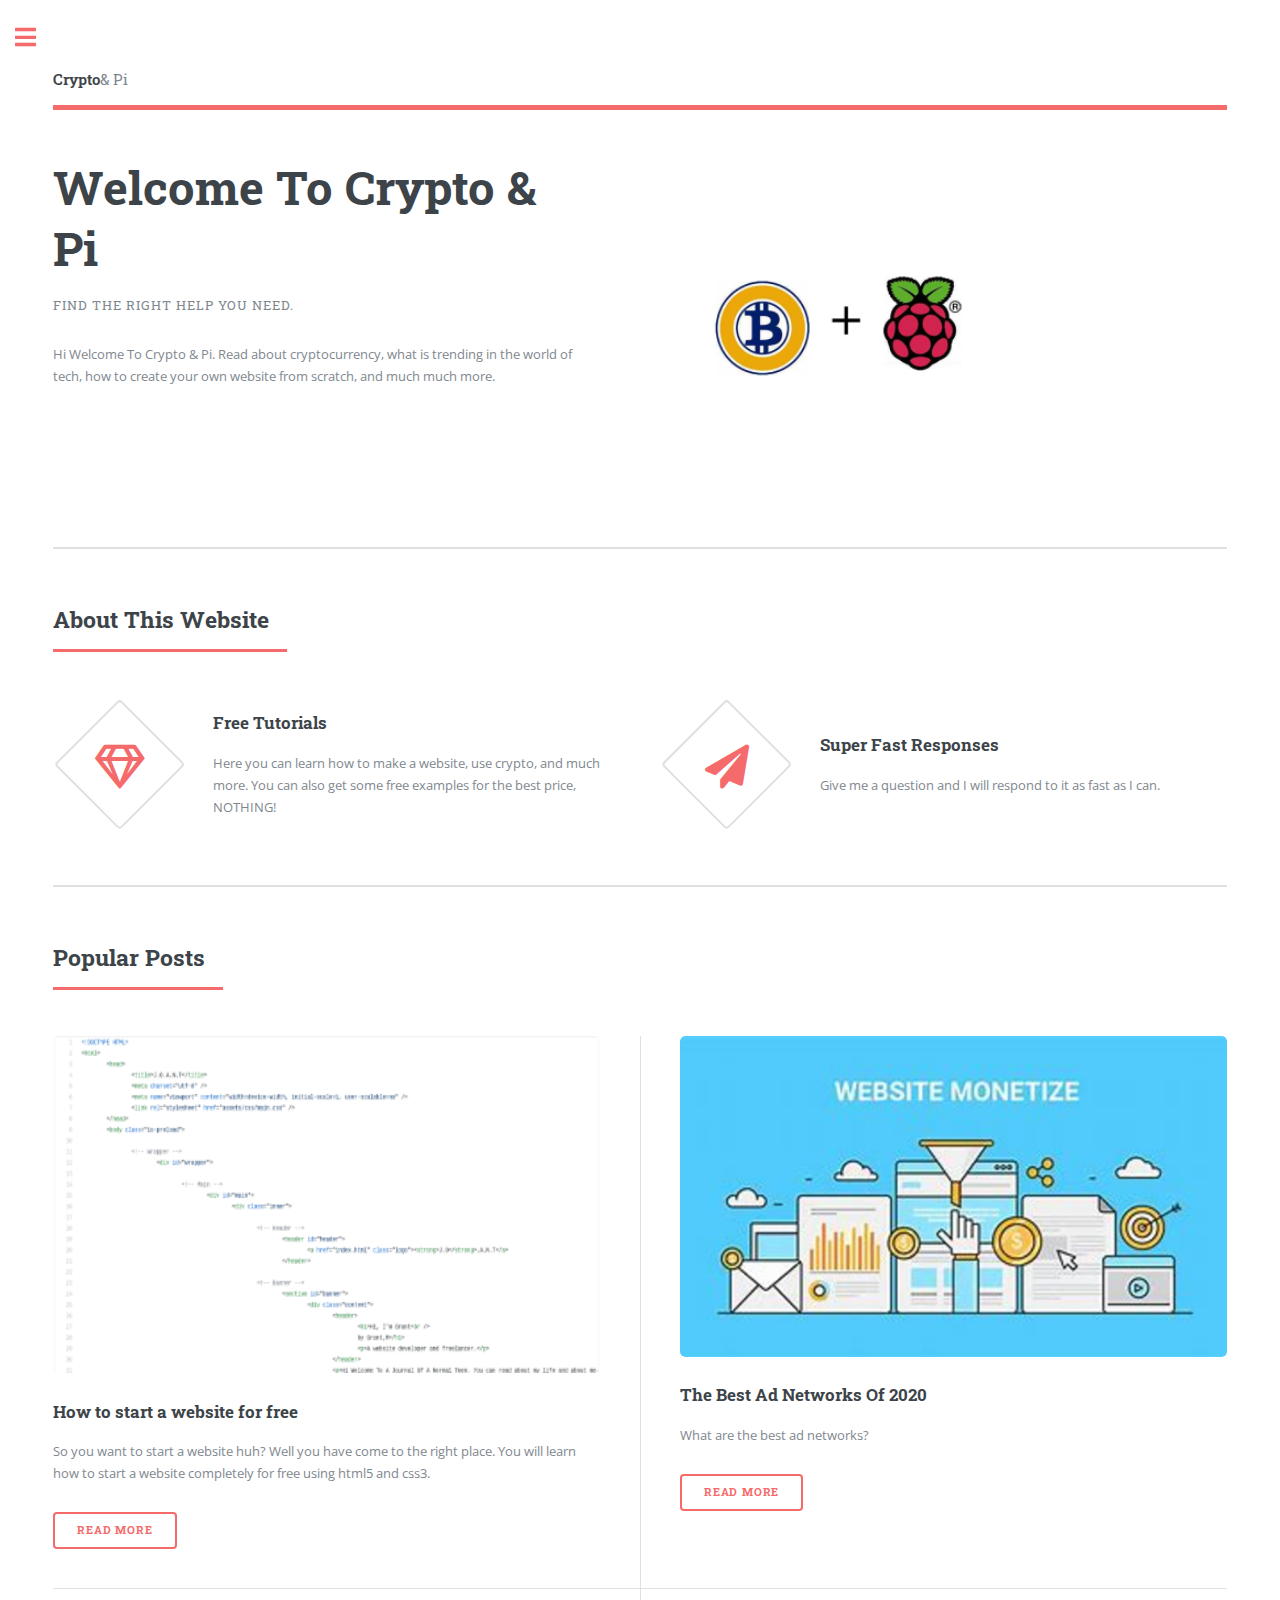
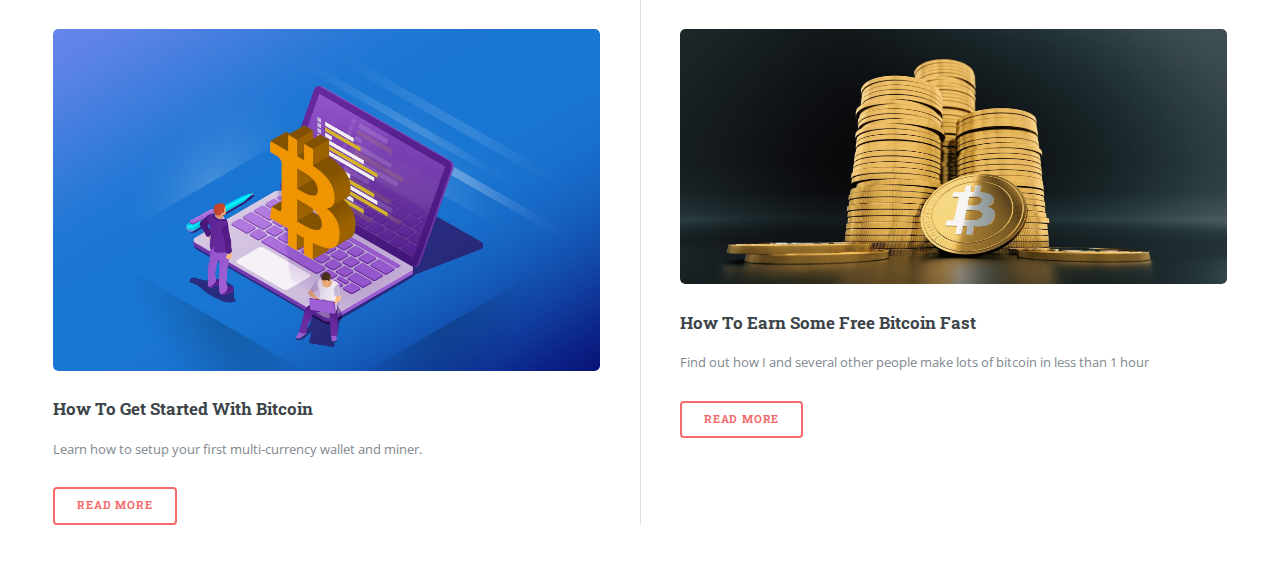
<file: index.html>
<!DOCTYPE HTML>
<html lang="en-gb">

	<head>
		
		<title>Help with the Raspberry Pi And Crypto-Currency - Crypto & Pi</title>
		<meta charset="utf-8" />
		<meta name="viewport" content="width=device-width, initial-scale=1, user-scalable=no" />
		<link rel="stylesheet" href="assets/css/main.css" />
		<meta name="description" content="Read about how to get free bitcoin, how to start a website, how to mine bitcoin on a computer, the best ad networks, the best way to earn bitcoin." />
		<meta name="keywords" content="how to get free bitcoin, 1 free bitcoin, earn bitcoin instantly, free bitcoin sites, free bitcoin hack, free bitcoin mining" />
		<meta name="subject" content="Bitcoin, raspberry pi, html5">
		<meta name="copyright" content="Crypto & Pi">
		<meta name="rating" content="General">
		<meta name="robots" content="index,follow" />
		<meta name="google-site-verification" content="-ZTPxXPpIxlQvLgDtOja02aIQpDtXjSErzb-7roRLFE" />
		<meta name="a.validate.01" content="7e80afedbadbaee2e77f38e1b7456e315a43" />
		<meta name="msvalidate.01" content="3A2F23AC6BB47ABF12A6844787945FE6" />
		<meta name="maValidation" content="817e6c8574eca46cad34328a0e7d124a" />
		<link rel="shortcut icon" href="images/icon1.png" type="image/x-icon">
		<script async src="https://arc.io/widget.min.js#tjHBCUzP"></script>
		<!-- Global site tag (gtag.js) - Google Analytics -->
<script async src="https://www.googletagmanager.com/gtag/js?id=G-B3YC33LDYJ"></script>
<script>
  window.dataLayer = window.dataLayer || [];
  function gtag(){dataLayer.push(arguments);}
  gtag('js', new Date());

  gtag('config', 'G-B3YC33LDYJ');
</script>
<script type="text/javascript">
    (function(c,l,a,r,i,t,y){
        c[a]=c[a]||function(){(c[a].q=c[a].q||[]).push(arguments)};
        t=l.createElement(r);t.async=1;t.src="https://www.clarity.ms/tag/"+i;
        y=l.getElementsByTagName(r)[0];y.parentNode.insertBefore(t,y);
    })(window, document, "clarity", "script", "5kaguy2bxe");
</script>
	</head>
	<body class="is-preload">

		<!-- Wrapper -->
			<div id="wrapper">

				<!-- Main -->
					<div id="main">
						<div class="inner">

							<!-- Header -->
								<header id="header">
									<a href="index" class="logo"><strong>Crypto</strong>& Pi</a>
								</header>

							<!-- Banner -->
								<section id="banner">
									<div class="content">
										<header>
											<h1>Welcome To Crypto & Pi<br/></h1>
											<p>Find the right help you need.</p>
										</header>
										<p>Hi Welcome To Crypto & Pi. Read about cryptocurrency, what is trending in the world of tech, how to create your own website from scratch, and much much more.</p>
									</div>
									<span class="image object">
										<img src="images/welcome.png" alt="Crypto and pi welcome screen" />
									</span>
								</section>
														<script type="text/javascript">
	atOptions = {
		'key' : '461a753e710871d1ea12eee2efedb9b3',
		'format' : 'iframe',
		'height' : 90,
		'width' : 728,
		'params' : {}
	};
	document.write('<scr' + 'ipt type="text/javascript" src="http' + (location.protocol === 'https:' ? 's' : '') + '://acheworry.com/461a753e710871d1ea12eee2efedb9b3/invoke.js"></scr' + 'ipt>');
</script>
							<!-- Section -->
								<section>
									<header class="major">
										<h2>About This Website</h2>
									</header>
									<div class="features">
										<article>
											<span class="icon fa-gem"></span>
											<div class="content">
												<h3>Free Tutorials</h3>
												<p>Here you can learn how to make a website, use crypto, and much more. You can also get some free examples for the best price, NOTHING!</p>
											</div>
										</article>
										<article>
											<span class="icon solid fa-paper-plane"></span>
											<div class="content">
												<h3>Super Fast Responses</h3>
												<p>Give me a question and I will respond to it as fast as I can.</p>
											</div>
										</article>
									</div>
								</section>

							<!-- Section -->
								<section>
									<header class="major">
										<h2>Popular Posts</h2>
									</header>
									<div class="posts">
										<article>
											<a href="make_a_website" class="image"><img src="images/pic01.png" alt="Template for a html5 website" /></a>
											<h3>How to start a website for free</h3>
											<p>So you want to start a website huh? Well you have come to the right place. You will learn how to start a website completely for free using html5 and css3.</p>
											<ul class="actions">
												<li><a href="make_a_website" class="button">Read More</a></li>
											</ul>
										</article>
										<article>
											<a href="ad_networks" class="image"><img src="images/monetize.webp" alt="Monetize" /></a>
											<h3>The Best Ad Networks Of 2020</h3>
											<p>What are the best ad networks?</p>
											<ul class="actions">
												<li><a href="ad_networks" class="button">Read More</a></li>
											</ul>
										</article>
										<article>
											<a href="get_started_with_bitcoin" class="image"><img src="images/bitcoin.jpg" alt="Monetize" /></a>
											<h3>How To Get Started With Bitcoin</h3>
											<p>Learn how to setup your first multi-currency wallet and miner.</p>
											<ul class="actions">
												<li><a href="get_started_with_bitcoin" class="button">Read More</a></li>
											</ul>
										</article>
										<article>
											<a href="/crypto/earn-free-bitcoin" class="image"><img src="images/bitcoin-stacked.jpg" width="1920" height="255" alt="Bitcoin Stacked in a pile" /></a>
											<h3>How To Earn Some Free Bitcoin Fast</h3>
											<p>Find out how I and several other people make lots of bitcoin in less than 1 hour</p>
											<ul class="actions">
												<li><a href="/crypto/earn-free-bitcoin" class="button">Read More</a></li>
											</ul>
										</article>

									</div>
									</section>
</div>	<script data-cfasync="false" type="text/javascript" src="https://www.onclickperformance.com/a/display.php?r=4053307"></script>
						</div>
				<!-- Sidebar -->
					<div id="sidebar">
						<div class="inner">


							<!-- Menu -->
						<nav id="menu">
									<header class="major">
									<h2>Menu</h2>
									</header>
									<ul>
										<li><a href="index">Homepage</a></li>
										<li>
											<span class="opener">Website Development</span>
											<ul>
												
												<li><a href="make_a_website">How to start a new website with html5</a></li>
											</ul>
										</li>
										<li>
											<span class="opener">Crypto Currency</span>
											<ul>
												<li><a href="get_started_with_bitcoin">How To get started with bitcoin</a></li>
												<li><a href="mining-on-pi">How to mine bitcoin on a Raspberry Pi</a></li>
												<li><a href="/crypto/earn-free-bitcoin">How To Earn Free Bitcoin Fast</a></li>
											</ul>
										</li>
										<li><a href="ad_networks">Best Ad Networks</a></li>
										<li><a href="all_posts">All Posts</a></li>
									</ul>
								</nav>

							<!-- Section -->
								<section>
									<header class="major">
										<h2>Other Posts</h2>
									</header>
									<div class="mini-posts">
										<article>
											<a href="mining-on-pi" class="image"><img src="images/miners.jpeg" alt="Bitcoin Mining" /></a>
											<p>Learn to mine bitcoin on the Pi.</p>
										</article>
									</div>
									<ul class="actions">
										<li><a href="all_posts" class="button">More</a></li>
									</ul>
								</section>

							<!-- Section -->
								<section>
									<header class="major">
<!-- ad -->
<iframe data-aa="1585547" src="//acceptable.a-ads.com/1585547" scrolling="no" style="border:0px; padding:0; width:100%; height:100%; overflow:hidden" allowtransparency="true"></iframe>									</header>
									<p>Send Me A Email At:</p>
									<ul class="contact">
										<li class="icon solid fa-envelope">grants_websites@aol.com</li>
									</ul>
								</section>

							<!-- Footer -->
								<footer id="footer">

									<p class="copyright">&copy; Crypto & Pi. All rights reserved.</p>
								</footer>
						</div>
						</div>
		</div>

		<!-- Scripts -->
			<script src="assets/js/jquery.min.js"></script>
			<script src="assets/js/browser.min.js"></script>
			<script src="assets/js/breakpoints.min.js"></script>
			<script src="assets/js/util.js"></script>
			<script src="assets/js/main.js"></script>


	</body>
</html>
</file>
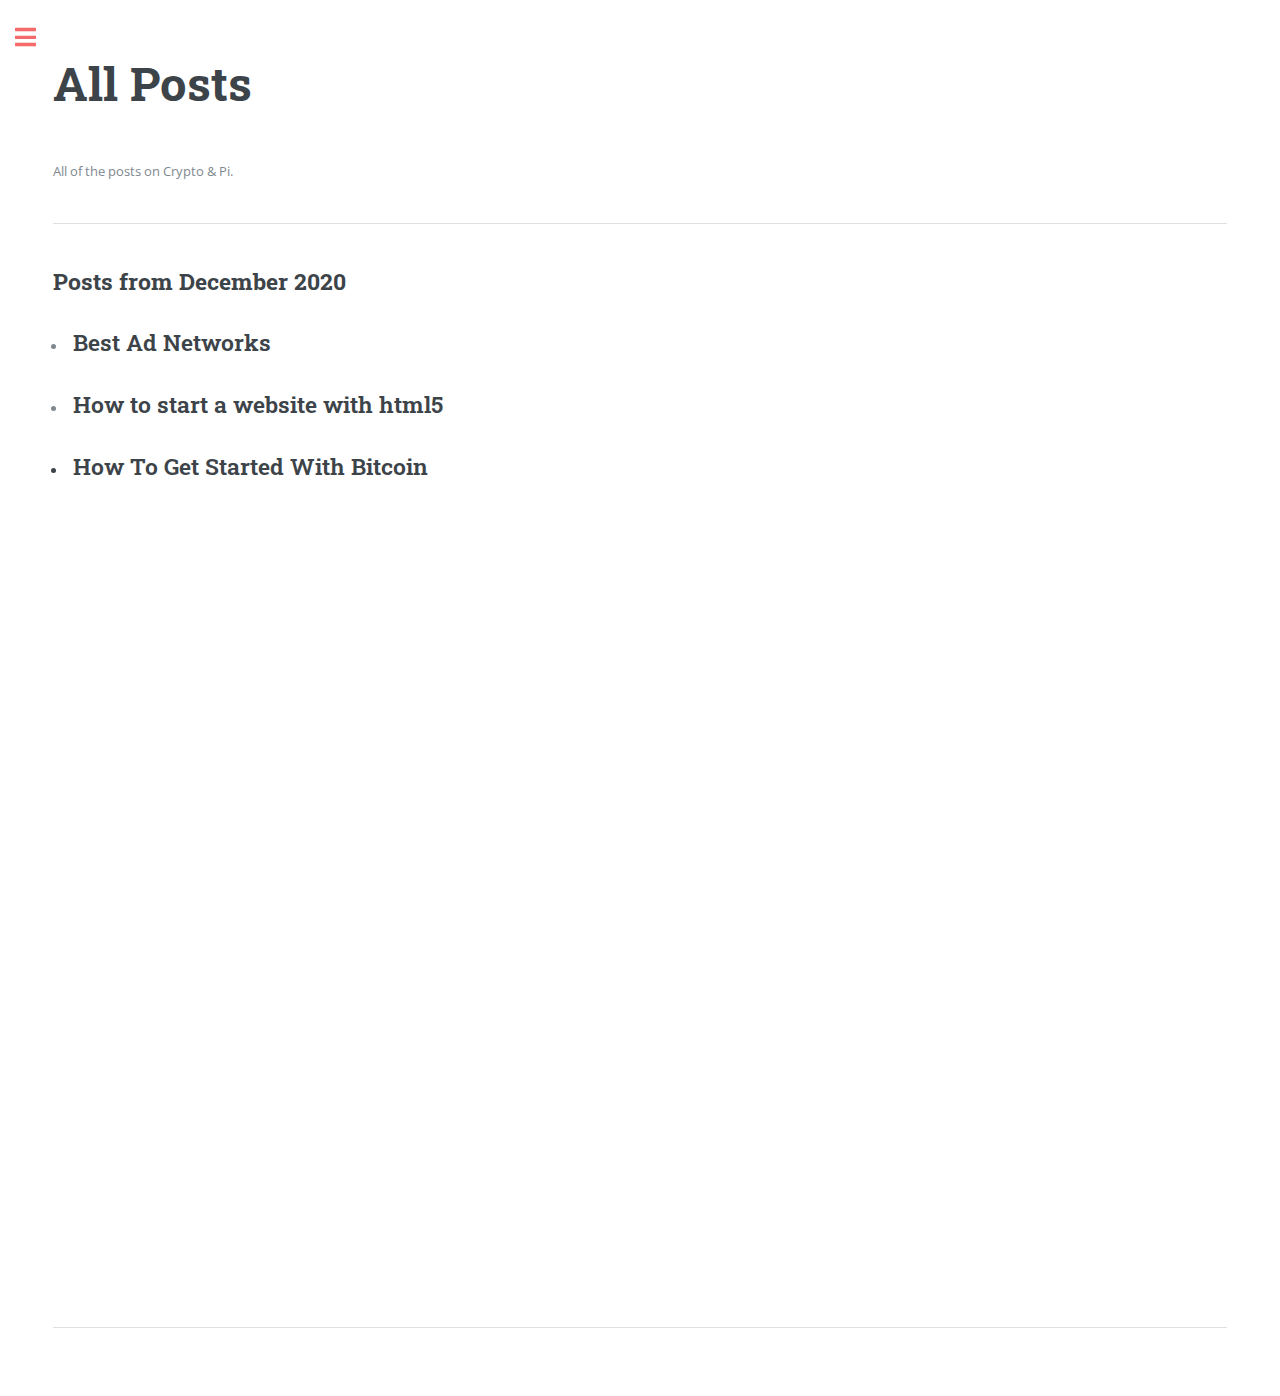
<file: all_posts.html>
<!DOCTYPE HTML>
<html>
	<head>

		<title>All Post's | Crypto & Pi</title>
		<meta charset="utf-8" />
		<meta name="viewport" content="width=device-width, initial-scale=1, user-scalable=no" />
		<link rel="stylesheet" href="assets/css/main.css" />
				  <meta name="author" content="Grant McNamara" />
		<meta name="keywords" content="HTML, CSS, JavaScript, journalism, journalist" />
<meta http-equiv='content-language' content='en-gb'>
		<link rel="shortcut icon" href="images/icon1.png" type="image/x-icon">

		<meta name="description" content="If you want to learn how to do stuff that involves technology, read this blog." />
		<!-- Global site tag (gtag.js) - Google Analytics -->
<script async src="https://www.googletagmanager.com/gtag/js?id=G-B3YC33LDYJ"></script>
<script>
  window.dataLayer = window.dataLayer || [];
  function gtag(){dataLayer.push(arguments);}
  gtag('js', new Date());

  gtag('config', 'G-B3YC33LDYJ');
</script>
	</head>
	<body class="is-preload">

		<!-- Wrapper -->
			<div id="wrapper">

				<!-- Main -->
					<div id="main">
						<div class="inner">

							<!-- Header -->
							<!-- Content -->
								<section>
									<header class="main">
										<h1>All Posts</h1>
									</header>

									<p>All of the posts on Crypto & Pi.</p>
									<hr class="major" />

									<h2>Posts from December 2020</h2>
                 						<ul>
									<li><p><a href="ad_networks"><strong><h2>Best Ad Networks</h2></strong></a></p></li>
									<li><p><a href="make_a_website.html"><strong><h2>How to start a website with html5</h2></strong</a></p></li>
									<li><p><a href="get_started_with_bitcoin.html"><strong><h2>How To Get Started With Bitcoin</h2></strong></a></p></li>
								</ul>
									<iframe src="//coinbucks.io/coinwall/?wall_id=7697&user_id=210359" frameborder="0" style="width:770px;height:770px;"></iframe>
									<hr class="major" />
<div id="container-6524532df4c577b02b43c064eac4e6f8"></div>
								</section>

						</div>
					</div>

				<!-- Sidebar -->
					<div id="sidebar">
						<div class="inner">

							<!-- Menu -->
								<nav id="menu">
									<header class="major">
										<h2>Menu</h2>
									</header>
									<ul>
										
										<li><a href="index.html">Homepage</a></li>
										<li>
											<span class="opener">Posts About Website Development</span>
											<ul>
												
												<li><a href="make_a_website.html">How to start a website with html5</a></li>
											</ul>
										</li>
										<li>
											<span class="opener">Crypto Currency</span>
											<ul>
												<li><a href="get_started_with_bitcoin.html">How To get started with bitcoin</a></li>

											</ul>
										</li>
										<li><a href="ad_networks.html">Best Ad Networks</a></li>
										<li><a href="all_posts.html">All Posts</a></li>
									</ul>
								</nav>

							<!-- Section -->
								<section>
									<header class="major">
										<h2>Get in touch</h2>
									</header>
									<p>Email Me Here:</p>
									<ul class="contact">
										<li class="icon solid fa-envelope">grants_websites@aol.com</a></li>
									</ul>
								</section>

							<!-- Footer -->
								<footer id="footer">
									<p class="copyright">&copy; Crypto & Pi. All rights reserved.</p>
								</footer>

						</div>
					</div>

			</div>

		<!-- Scripts -->
			<script src="assets/js/jquery.min.js"></script>
			<script src="assets/js/browser.min.js"></script>
			<script src="assets/js/breakpoints.min.js"></script>
			<script src="assets/js/util.js"></script>
			<script src="assets/js/main.js"></script>

	</body>
</html>
</file>
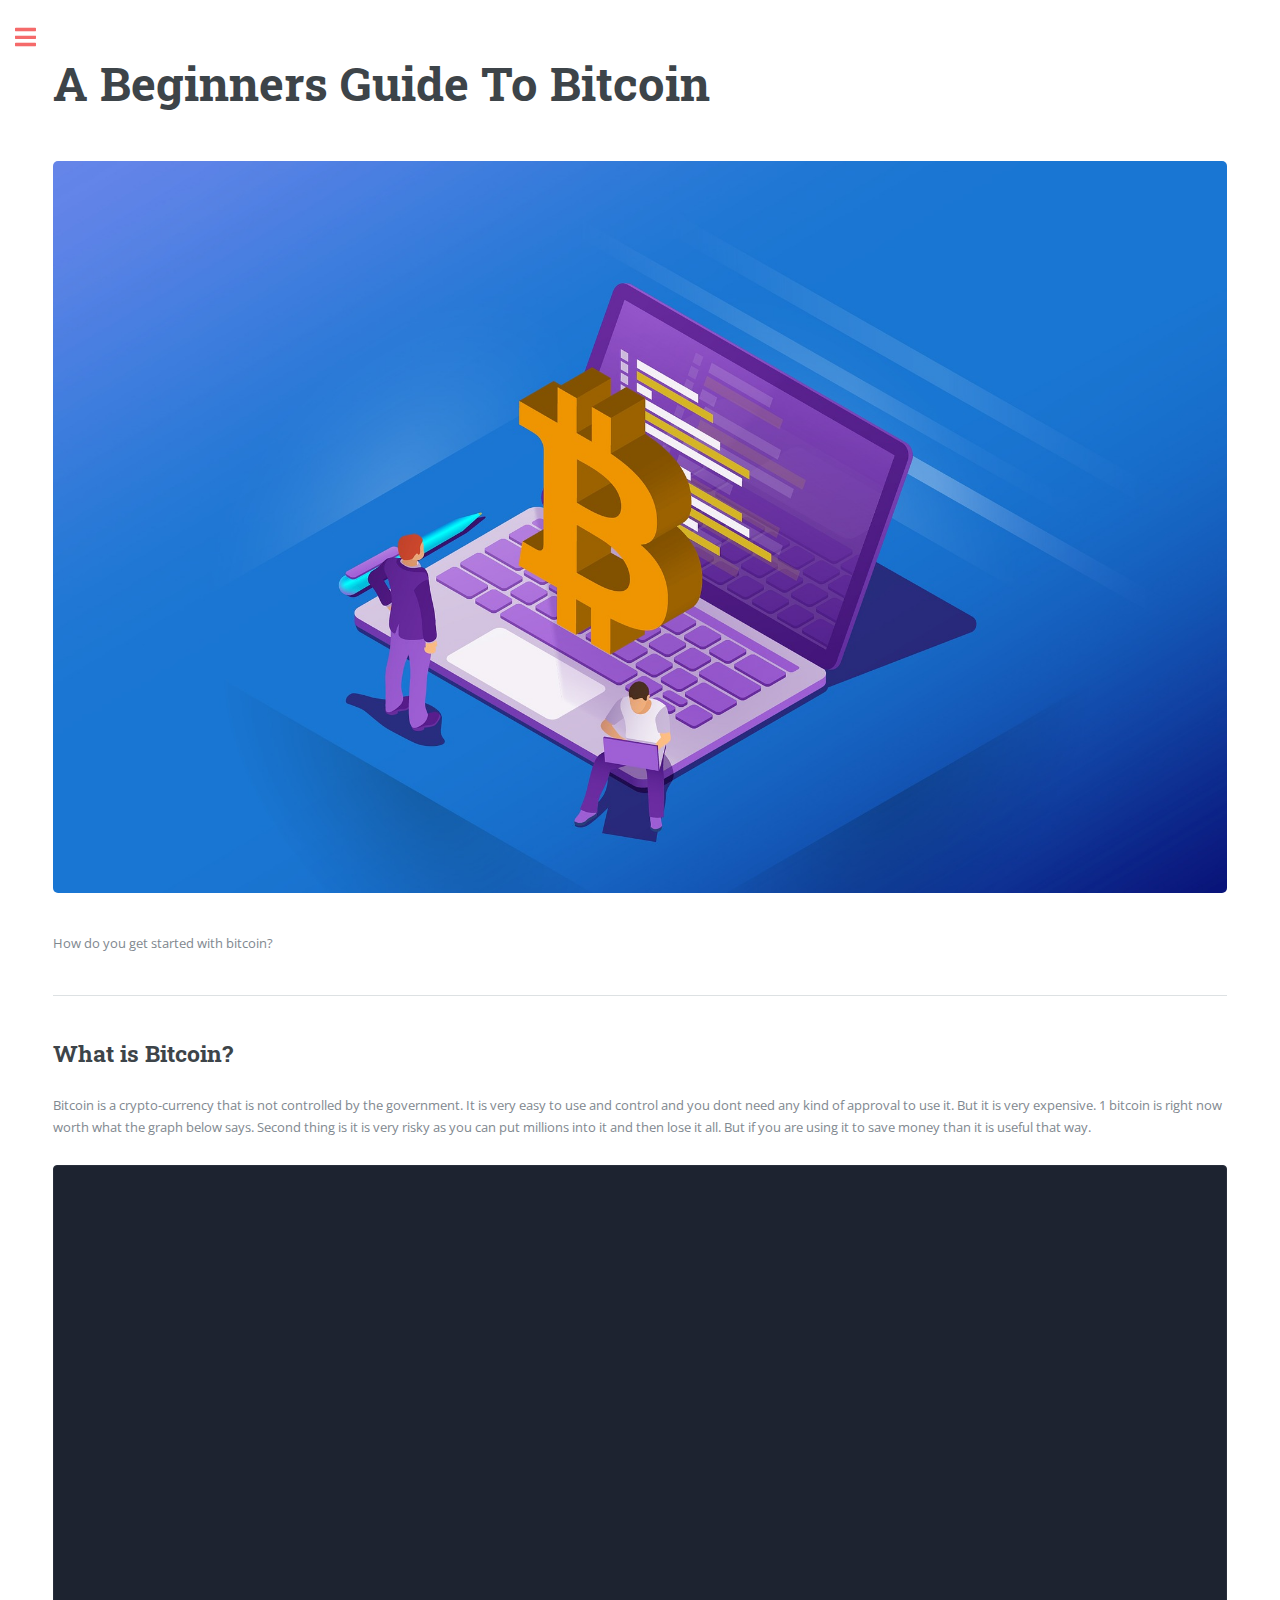
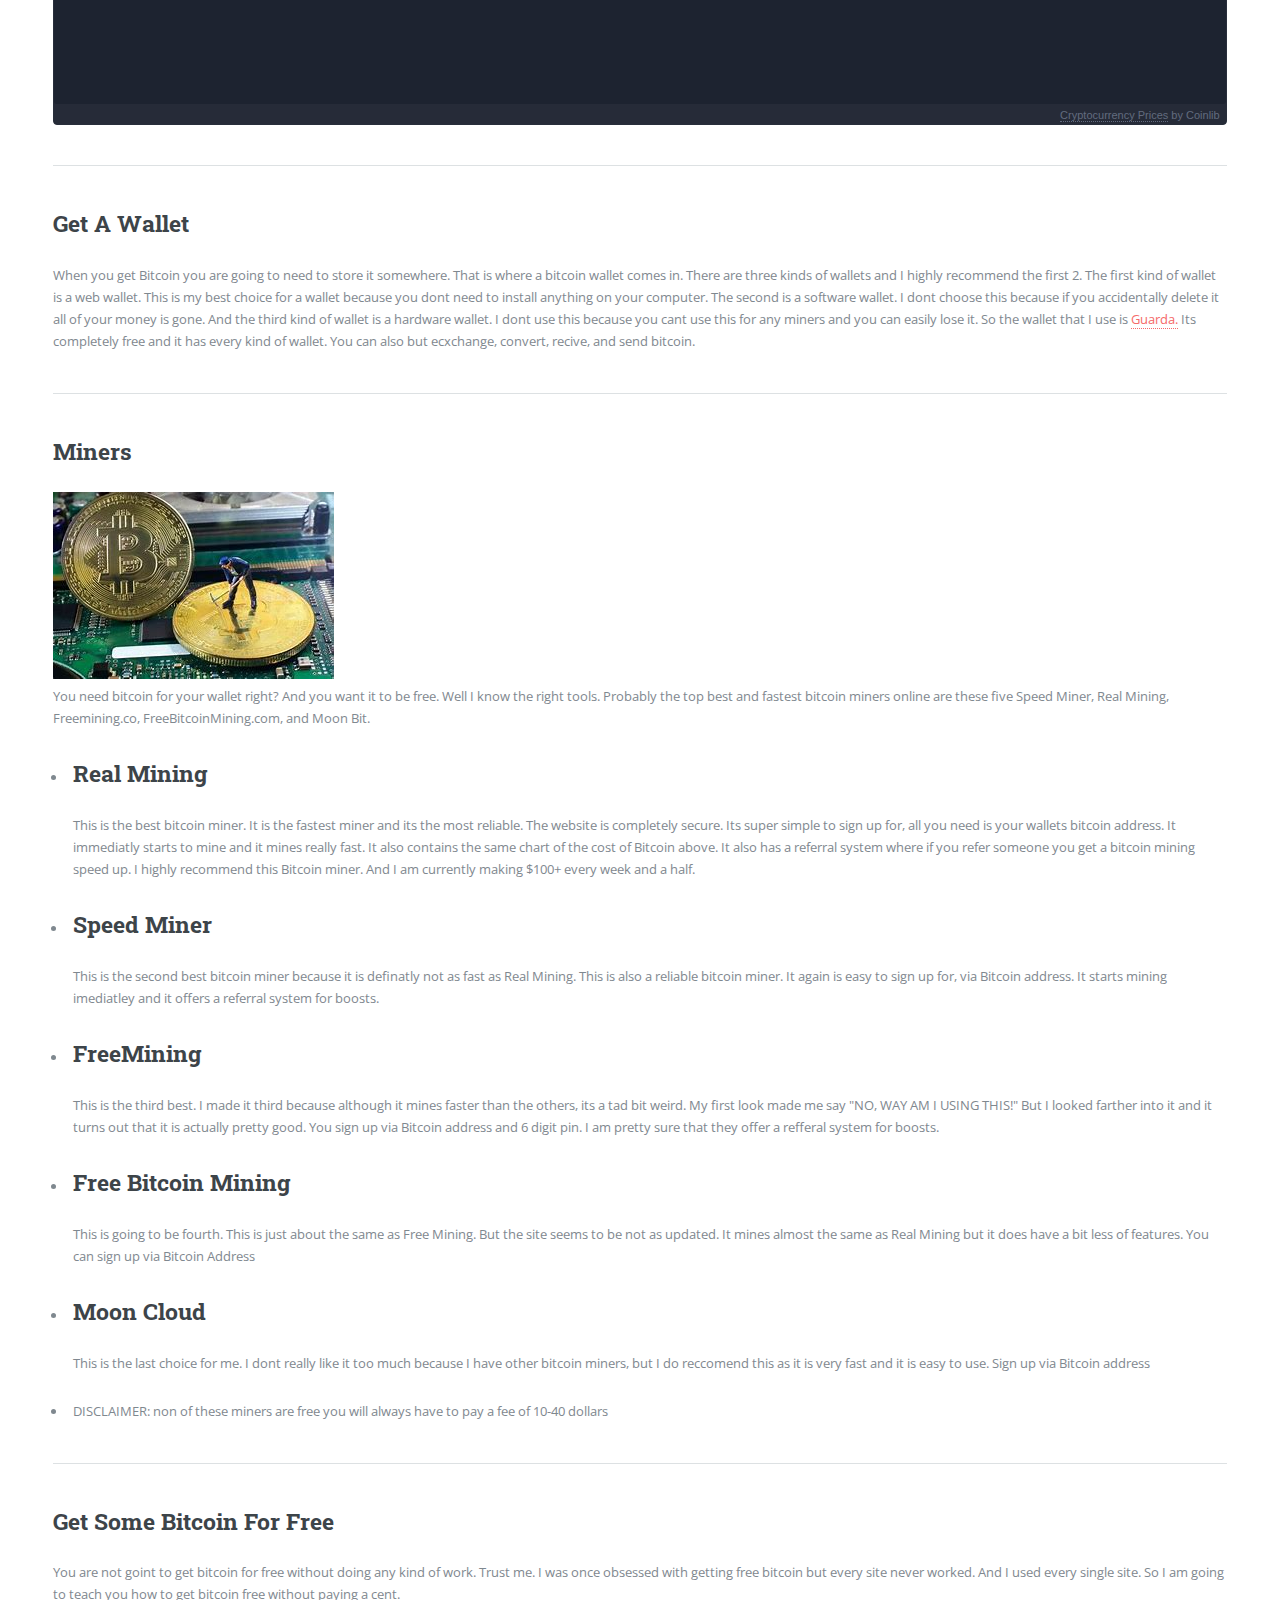
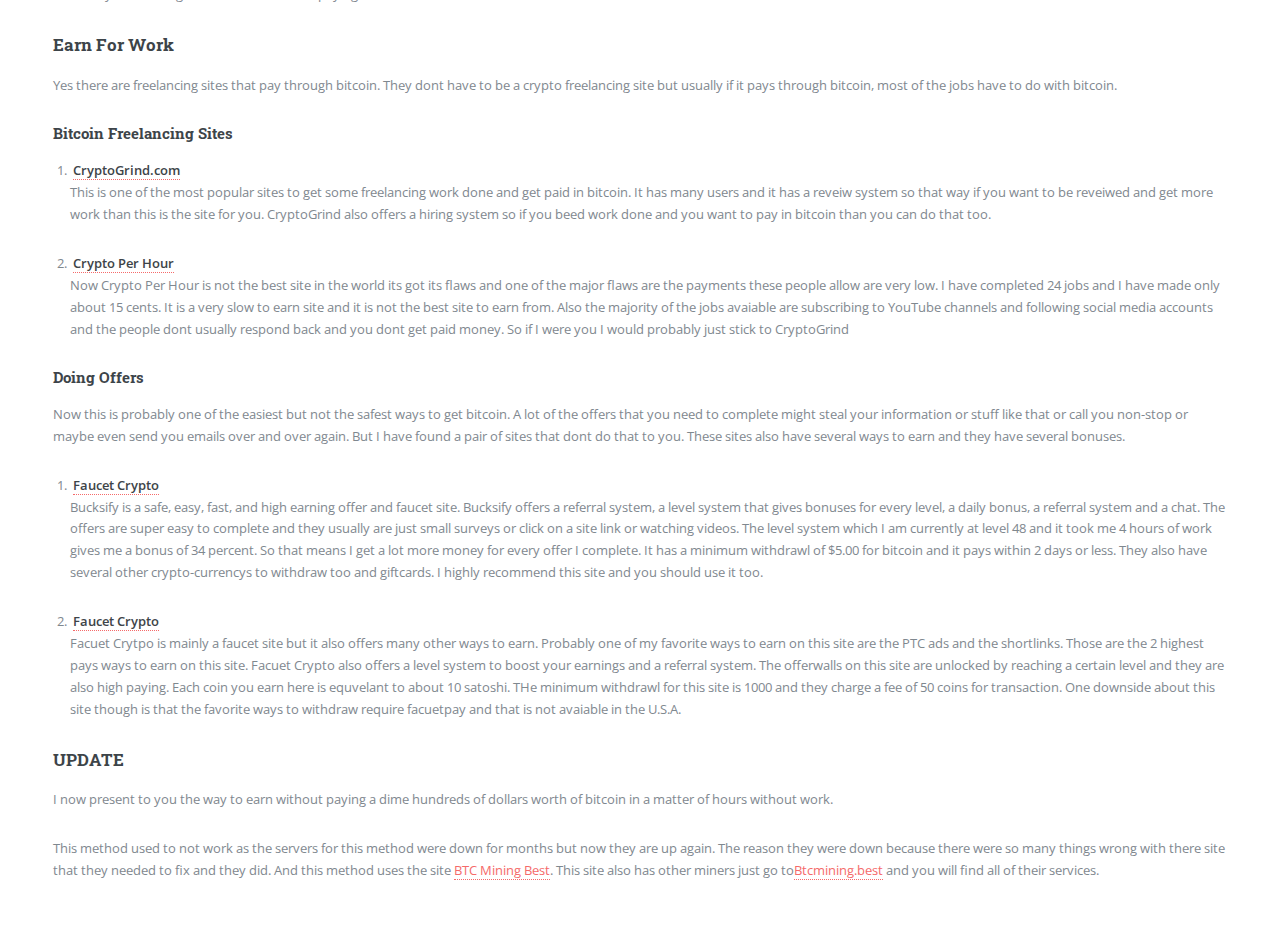
<file: get_started_with_bitcoin.html>
<!DOCTYPE HTML>
<html>

	<head>
		<title>A Beginners Guide To Bitcoin | Crypto & Pi</title>
		<meta charset="utf-8" />
		<meta name="viewport" content="width=device-width, initial-scale=1, user-scalable=no" />
		<link rel="stylesheet" href="assets/css/main.css" />
		<meta name="keywords" content="how to use bitcoin,what is bitcoin, bitcoin wallets,bitcoin miners,current price of bitcoin, free bitcoin, how to get free bitcoin, beginners guide for bitcoin, , beginner, bitcoin freelancing sites, get bitcoin free, easy bitcoin" />
		<meta http-equiv='content-language' content="en-gb">
		<meta name="subject" content="Bitcoin,bitcoin wallets,bitcoin miners">
		<meta name="copyright"content="Crypto & Pi">
	        <meta name="rating" content="General">

<!-- JSON-LD markup generated by Google Structured Data Markup Helper. -->
<script type="application/ld+json">
[ {
  "@context" : "http://schema.org",
  "@type" : "Article",
  "name" : "How To Get Started With Bitcoin",
  "author" : {
    "@type" : "Person",
    "name" : "Crypto & Pi."
  },
  "datePublished" : "2021-01-01",
  "image" : "http://www.googleusercontent.com/images/bitcoin.jpg",
  "url" : "https://cryptoandpi.netlify.app/get_started_with_bitcoin.html",
  "publisher" : {
    "@type" : "Organization",
    "name" : "Grant M"
  }
}, {
  "@context" : "http://schema.org",
  "@type" : "Article",
  "name" : "How To Get Started With Bitcoin",
  "author" : {
    "@type" : "Person",
    "name" : "Crypto & Pi."
  },
  "datePublished" : "2021-01-01",
  "image" : "http://www.googleusercontent.com/imaginaryTeachingToolUrl",
  "articleSection" : [ "What is Bitcoin? Bitcoin is a crypto-currency that is not controlled by the government. It is very easy to use and control and you dont need any kind of approval to use it. But it is very expensive. 1 bitcoin is right now worth what the graph below says. Second thing is it is very risky as you can put millions into it and then lose it all. But if you are using it to save money than it is useful that way.", "Get A Wallet When you get Bitcoin you are going to need to store it somewhere. That is where a bitcoin wallet comes in. There are three kinds of wallets and I highly recommend the first 2. The first kind of wallet is a web wallet. This is my best choice for a wallet because you dont need to install anything on your computer. The second is a software wallet. I dont choose this because if you accidentally delete it all of your money is gone. And the third kind of wallet is a hardware wallet. I dont use this because you cant use this for any miners and you" ],
  "url" : "https://cryptoandpi.netlify.app/get_started_with_bitcoin.html",
  "publisher" : {
    "@type" : "Organization",
    "name" : "Grant M"
  }
} ]
</script>
		<!-- Global site tag (gtag.js) - Google Analytics -->
<script async src="https://www.googletagmanager.com/gtag/js?id=G-B3YC33LDYJ"></script>
<script>
  window.dataLayer = window.dataLayer || [];
  function gtag(){dataLayer.push(arguments);}
  gtag('js', new Date());

  gtag('config', 'G-B3YC33LDYJ');
</script>

		<link rel="shortcut icon" href="images/icon1.png" type="image/x-icon">

		<meta name="description" content=" A Beginners Guide To Bitcoin. Wondering how to get started with bitcoin? Read this to find out! Also look at some of the best services and tutorials." />
	</head>
	<body class="is-preload">
		<!-- Wrapper -->
			<div id="wrapper">

				<!-- Main -->
					<div id="main">
						<div class="inner">

							<!-- Header -->
							<!-- Content -->
								<section>
									<header class="main">
										<h1>A Beginners Guide To Bitcoin</h1>
									</header>

									<span class="image main"><img src="images/bitcoin.jpg" alt="Picture Of A Bitcoin" /></span>
									<p>How do you get started with bitcoin?</p>
									<hr class="major" />


									
									<h2>What is Bitcoin?</h2>
									<p>Bitcoin is a crypto-currency that is not controlled by the government. It is very easy to use and control and you dont need any kind of approval to use it. But it is very expensive. 1 bitcoin is right now worth what the graph below says. Second thing is it is very risky as you can put millions into it and then lose it all. But if you are using it to save money than it is useful that way.</p>
									<div style="height:560px; background-color: #1D2330; overflow:hidden; box-sizing: border-box; border: 1px solid #282E3B; border-radius: 4px; text-align: right; line-height:14px; font-size: 12px; font-feature-settings: normal; text-size-adjust: 100%; box-shadow: inset 0 -20px 0 0 #262B38;padding:1px;padding: 0px; margin: 0px; width: 100%;"><div style="height:540px; padding:0px; margin:0px; width: 100%;"><iframe src="https://widget.coinlib.io/widget?type=chart&theme=dark&coin_id=859&pref_coin_id=1505" width="100%" height="536px" scrolling="auto" marginwidth="0" marginheight="0" frameborder="0" border="0" style="border:0;margin:0;padding:0;line-height:14px;"></iframe></div><div style="color: #626B7F; line-height: 14px; font-weight: 400; font-size: 11px; box-sizing: border-box; padding: 2px 6px; width: 100%; font-family: Verdana, Tahoma, Arial, sans-serif;"><a href="https://coinlib.io" target="_blank" style="font-weight: 500; color: #626B7F; text-decoration:none; font-size:11px">Cryptocurrency Prices</a>&nbsp;by Coinlib</div></div>
									
									
									
									<hr class="major" />
									<h2>Get A Wallet</h2>
									<p>When you get Bitcoin you are going to need to store it somewhere. That is where a bitcoin wallet comes in. There are three kinds of wallets and I highly recommend the first 2. 
									The first kind of wallet is a web wallet. This is my best choice for a wallet because you dont need to install anything on your computer. The second is a software wallet. I dont choose this because if you accidentally delete it all of your money is gone. And the third kind of wallet is a hardware wallet. I dont use this because you cant use this for any miners and you can easily lose it. So the wallet that I use is <a href="https://guarda.co/app">Guarda.</a> Its completely free and it has every kind of wallet. You can also but ecxchange, convert, recive, and send bitcoin.</p>
									<hr class="major" />

									
									
									<h2>Miners</h2>
									<img src="images/miners.jpeg" alt="Mining Bitcoin" />
									<p>You need bitcoin for your wallet right? And you want it to be free. Well I know the right tools. Probably the top best and fastest bitcoin miners online are these five Speed Miner, Real Mining, Freemining.co, FreeBitcoinMining.com, and Moon Bit.</p>
									<ul>
										<li><h2>Real Mining</h2>
											<p>This is the best bitcoin miner. It is the fastest miner and its the most reliable. The website is completely secure. Its super simple to sign up for, all you need is your wallets bitcoin address. It immediatly starts to mine and it mines really fast. It also contains the same chart of the cost of Bitcoin above. It also has a referral system where if you refer someone you get a bitcoin mining speed up. I highly recommend this Bitcoin miner. And I am currently making $100+ every week and a half.</p>
										</li>
										<li><h2>Speed Miner</h2>
										<p>This is the second best bitcoin miner because it is definatly not as fast as Real Mining. This is also a reliable bitcoin miner. It again is easy to sign up for, via Bitcoin address. It starts mining imediatley and it offers a referral system for boosts.</p>
										</li>
										<li>
											<h2>FreeMining</h2>
											<p>This is the third best. I made it third because although it mines faster than the others, its a tad bit weird. My first look made me say "NO, WAY AM I USING THIS!" But I looked farther into it and it turns out that it is actually pretty good. You sign up via Bitcoin address and 6 digit pin. I am pretty sure that they offer a refferal system for boosts.</p>
										</li>
										<li>
										<h2>Free Bitcoin Mining</h2>
										<p>This is going to be fourth. This is just about the same as Free Mining. But the site seems to be not as updated. It mines almost the same as Real Mining but it does have a bit less of features. You can sign up via Bitcoin Address</p>
										</li>
										<li>
											<h2>Moon Cloud</h2>
											<p>This is the last choice for me. I dont really like it too much because I have other bitcoin miners, but I do reccomend this as it is very fast and it is easy to use. Sign up via Bitcoin address</p>
										</li>
										<li>DISCLAIMER: non of these miners are free you will always have to pay a fee of 10-40 dollars</li>
									</ul>
									<hr class="major" />
									<h2>Get Some Bitcoin For Free</h2>
									<p>You are not goint to get bitcoin for free without doing any kind of work. Trust me. I was once obsessed with getting free bitcoin but every site never worked. And I used every single site. So I am going to teach you how to get bitcoin free without paying a cent.</p>
									<h3>Earn For Work</h3>
									<p>Yes there are freelancing sites that pay through bitcoin. They dont have to be a crypto freelancing site but usually if it pays through bitcoin, most of the jobs have to do with bitcoin.</p>
									<h4>Bitcoin Freelancing Sites</h4>
									<ol>
										<li><a href="https://cryptogrind.com" target="blank"><strong>CryptoGrind.com</strong></a></li>
										<p>This is one of the most popular sites to get some freelancing work done and get paid in bitcoin. It has many users and it has a reveiw system so that way if you want to be reveiwed and get more work than this is the site for you. CryptoGrind also offers a hiring system so if you beed work done and you want to pay in bitcoin than you can do that too.</p>
										<li><a href="https://cryptoperhour.com" target="blank"><strong>Crypto Per Hour</strong></a></li>
										<p>Now Crypto Per Hour is not the best site in the world its got its flaws and one of the major flaws are the payments these people allow are very low. I have completed 24 jobs and I have made only about 15 cents. It is a very slow to earn site and it is not the best site to earn from. Also the majority of the jobs avaiable are subscribing to YouTube channels and following social media accounts and the people dont usually respond back and you dont get paid money. So if I were you I would probably just stick to CryptoGrind</p>
										
									</ol>
									<h4>Doing Offers</h4>
									<p>Now this is probably one of the easiest but not the safest ways to get bitcoin. A lot of the offers that you need to complete might steal your information or stuff like that or call you non-stop or maybe even send you emails over and over again. But I have found a pair of sites that dont do that to you. These sites also have several ways to earn and they have several bonuses.</p>
									<ol>
										<li><a href="https://bucksify.com/?ref=g555305" target="blank"><strong>Faucet Crypto</strong></a></li>
										<p>Bucksify is a safe, easy, fast, and high earning offer and faucet site. Bucksify offers a referral system, a level system that gives bonuses for every level, a daily bonus, a referral system and a chat. The offers are super easy to complete and they usually are just small surveys or click on a site link or watching videos. The level system which I am currently at level 48 and it took me 4 hours of work gives me a bonus of 34 percent. So that means I get a lot more money for every offer I complete. It has a minimum withdrawl of $5.00 for bitcoin and it pays within 2 days or less. They also have several other
											crypto-currencys to withdraw too and giftcards. I highly recommend this site and you should use it too.</p>
										<li><a href="https://faucetcrypto.com" target="blank"><strong>Faucet Crypto</strong></a></li>
											<p>Facuet Crytpo is mainly a faucet site but it also offers many other ways to earn. Probably one of my favorite ways to earn on this site are the PTC ads and the shortlinks. Those are the 2 highest pays ways to earn on this site. Facuet Crypto also offers a level system to boost your earnings and a referral system. The offerwalls on this site are unlocked by reaching a certain level
												and they are also high paying. Each coin you earn here is equvelant to about 10 satoshi. THe minimum withdrawl for this site is 1000 and they charge a fee of 50 coins for transaction. One downside about this site though is that the favorite ways to withdraw require facuetpay and that is not avaiable in the U.S.A.</p>
										
										
										
										
										
									</ol>
									<h3>UPDATE</h3>
									<p>I now present to you the way to earn without paying a dime hundreds of dollars worth of bitcoin in a matter of hours without work.</p>
									<p>This method used to not work as the servers for this method were down for months but now they are up again. The reason they were down because there were so many things wrong with there site that they needed to fix and they did. And this method uses the site <a href="https://btcmining.best/cpuwin/bitcoin-mining/ref/487679" target="blank">BTC Mining Best</a>. This site also has other miners just go to<a href="https://btcmining.best" target="blank">Btcmining.best</a> and you will find all of their services.</p>
				</section>

						</div>
					</div>

				<!-- Sidebar -->
					<div id="sidebar">
						<div class="inner">

							<!-- Menu -->
								<nav id="menu">
									<header class="major">
										<h2>Menu</h2>
									</header>
									<ul>
										<li><a href="index">Homepage</a></li>
										<li>
											<span class="opener">Posts About Website Development</span>
											<ul>
												<li><a href="make_a_website">How to start a website with html5</a></li>
											</ul>
										</li>
										<li>
											<span class="opener">Crypto Currency</span>
											<ul>
												<li><a href="get_started_with_bitcoin.html">A Beginners Guide To Bitcoin</a></li>
													<li><a href="mining-on-pi">Mine Crypto On A Raspberry Pi</a></li>
													<li><a href="/crypto/earn-free-bitcoin">How To Earn Free Crypto</a></li>
											</ul>
											<li>
												<span class="opener">Games</span>
												<ul>
													<li><a href="zombs">Zombs Royale Unblocked</a>
													
													
												</ul>
												
											
										</li>
										</li>
										<li><a href="ad_networks">Best Ad Networks</a></li>

										<li><a href="all_posts">All Posts</a></li>
									</ul>
								</nav>

							<!-- Section -->
								<section>
									<header class="major">
										<h2>Other Posts</h2>
									</header>
									<div class="mini-posts">
										<article>
											<a href="make_a_website" class="image"><img src="images/html5.jpg" alt="Template for html5" /></a>
											<p>So you want to start a website from scratch with html5 huh? Read this to find out how to do that.</p>
										</article>
									</div>
									<ul class="actions">
										<li><a href="all_posts" class="button">More</a></li>
									</ul>
								</section>

							<!-- Section -->
								<section>
									<header class="major">
										<h2>Get in touch</h2>
									</header>
									<p>Email Me Here:</p>
									<ul class="contact">
										<li class="icon solid fa-envelope">grants_websites@aol.com</a></li>
									</ul>
									<form name="contact" method="POST" data-netlify="true">
  <p>
    <label>Your Name: <input type="text" name="name" /></label>   
  </p>
  <p>
    <label>Your Email: <input type="email" name="email" /></label>
  </p>
  <p>
    <label>Your Role: <select name="role[]" multiple>
      <option value="leader">Discovered Bug</option>
      <option value="follower">Discovered Error</option>
      <option value="follower">Broken Link</option>
            <option value="follower">Feedback</option>
	          <option value="follower">Post Idea</option>



    </select></label>
  </p>
  <p>
    <label>Message: <textarea name="message"></textarea></label>
  </p>
  <p>
    <button type="submit">Send</button>
  </p>
</form>
								</section>

							<!-- Footer -->
								<footer id="footer">
								<p class="copyright">&copy; Crypto & Pi. All rights reserved.</p>
								</footer>

						</div>
					</div>

			</div>

		<!-- Scripts -->
			<script src="assets/js/jquery.min.js"></script>
			<script src="assets/js/browser.min.js"></script>
			<script src="assets/js/breakpoints.min.js"></script>
			<script src="assets/js/util.js"></script>
			<script src="assets/js/main.js"></script>

	</body>
</html>
</file>
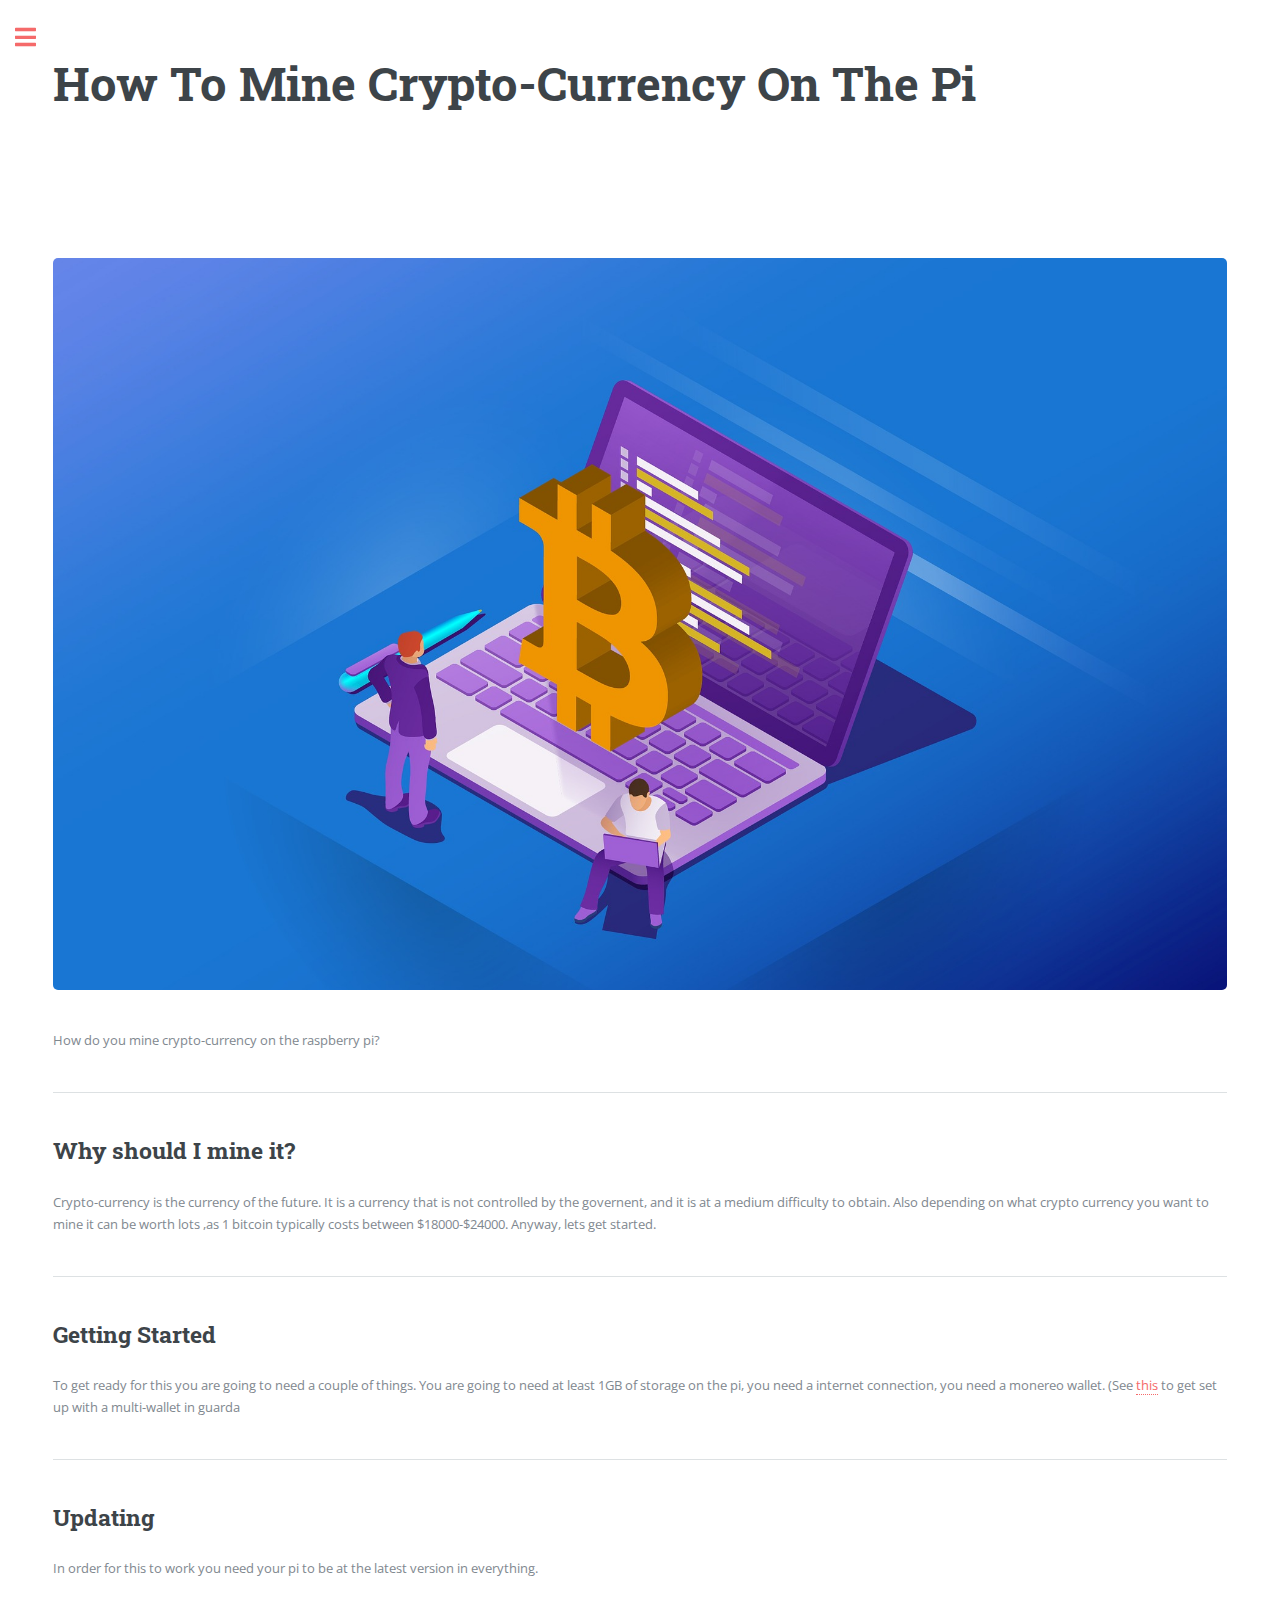
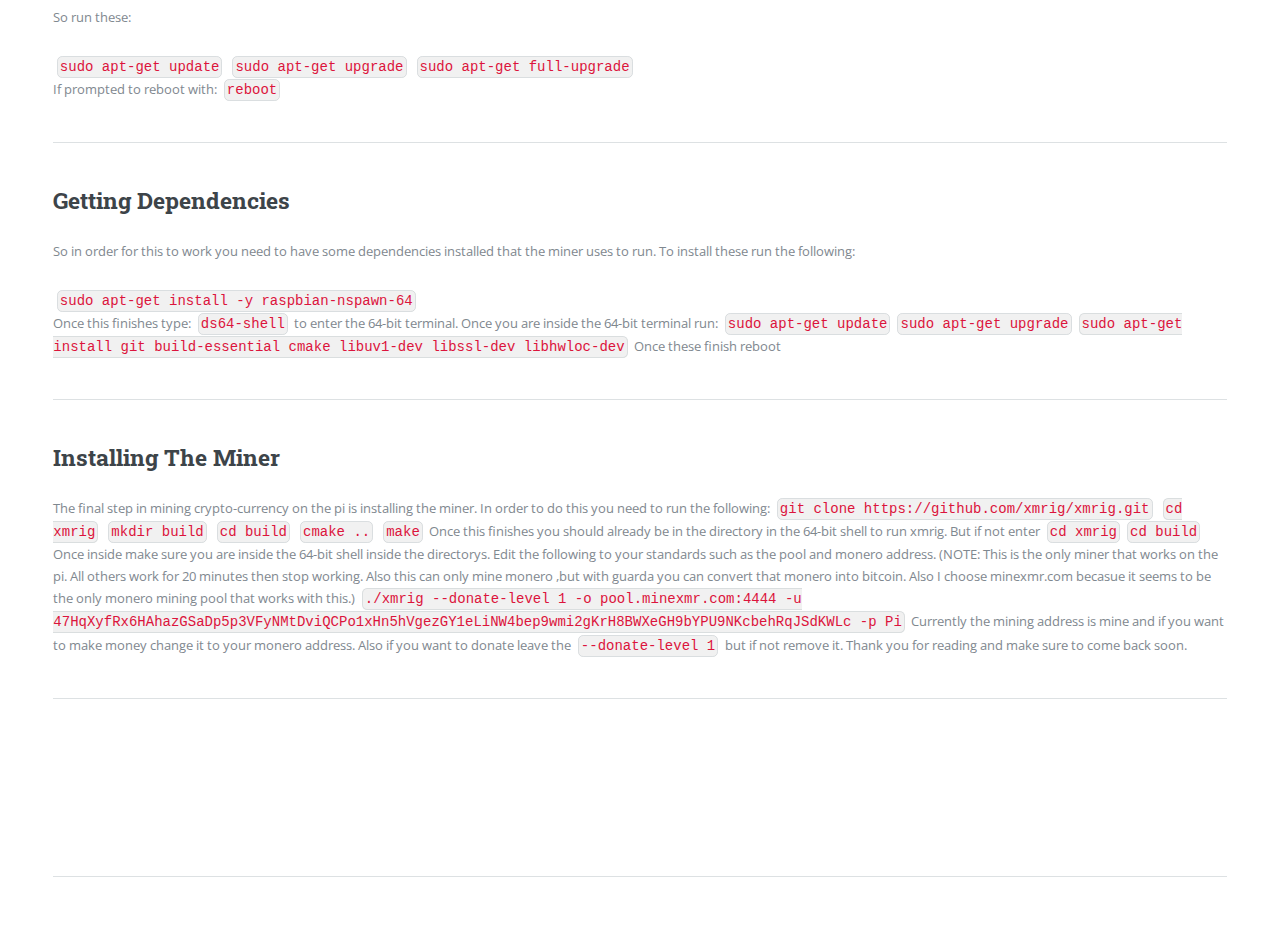
<file: mining-on-pi.html>
<!DOCTYPE HTML>
<html>

	<head>
		<title>How to Mine Crypto-Currency On The Raspberry Pi | Crypto & Pi</title>
		<meta charset="utf-8" />
		<meta name="viewport" content="width=device-width, initial-scale=1, user-scalable=no" />
		<link rel="stylesheet" href="assets/css/main.css" />
				  <meta name="author" content="Grant" />
		<meta name="keywords" content="HTML, CSS, JavaScript, journalism, journalist, tutorials" />
		<meta http-equiv='content-language' content='en-gb'>
		<link rel="shortcut icon" href="images/icon1.png" type="image/x-icon">

		
		<meta name="description" content="Wondering how to Mine Crypto-Currency on the raspberry pi? Read this to find out! Also look at some of the best services and tutorials." />
	<!-- Global site tag (gtag.js) - Google Analytics -->
<script async src="https://www.googletagmanager.com/gtag/js?id=G-B3YC33LDYJ"></script>
<script>
  window.dataLayer = window.dataLayer || [];
  function gtag(){dataLayer.push(arguments);}
  gtag('js', new Date());

  gtag('config', 'G-B3YC33LDYJ');
</script>
	</head>
	<body class="is-preload">
		<!-- Wrapper -->
			<div id="wrapper">

				<!-- Main -->
					<div id="main">
						<div class="inner">

							<!-- Header -->
							<!-- Content -->
								<section>
									<header class="main">
										<h1>How To Mine Crypto-Currency On The Pi</h1>
									</header>
<iframe data-aa="1558062" src="//ad.a-ads.com/1558062?size=728x90" scrolling="no" style="width:728px; height:90px; border:0px; padding:0; overflow:hidden" allowtransparency="true"></iframe>

									<span class="image main"><img src="images/bitcoin.jpg" alt="Picture Of A Bitcoin" /></span>
									<p>How do you mine crypto-currency on the raspberry pi?</p>
									<hr class="major" />

									
									<h2>Why should I mine it?</h2>
									<p>Crypto-currency is the currency of the future. It is a currency that is not controlled by the governent, and it is at a medium difficulty to obtain. Also depending on what crypto currency you want to mine it can be worth lots ,as 1 bitcoin typically costs between $18000-$24000. Anyway, lets get started.</p>								
								        <hr class="major" />

									
										
										
									<h2>Getting Started</h2>
									<p>To get ready for this you are going to need a couple of things. You are going to need at least 1GB of storage on the pi, you need a internet connection, you need a monereo wallet. (See <a href="get_started_with_bitcoin.html">this</a> to get set up with a multi-wallet in guarda 
									<hr class="major" />
									
									
									
									<h2>Updating</h2>
									<p>In order for this to work you need your pi to be at the latest version in everything.</p>
									<p>So run these:</p>
										<code>sudo apt-get update</code>
										<code>sudo apt-get upgrade</code>
										<code>sudo apt-get full-upgrade</code>
									        <p>If prompted to reboot with: <code>reboot</code>
										
							<hr class="major" />
									<h2>Getting Dependencies</h2>
									<p>So in order for this to work you need to have some dependencies installed that the miner uses to run. To install these run the following:</p>
									<code>sudo apt-get install -y raspbian-nspawn-64</code>
									<p>Once this finishes type: <code>ds64-shell</code> to enter the 64-bit terminal. Once you are inside the 64-bit terminal run: <code>sudo apt-get update</code><code>sudo apt-get upgrade</code><code>sudo apt-get install git build-essential cmake libuv1-dev libssl-dev libhwloc-dev</code> Once these finish reboot</p>
									<hr class="major" />
									<h2>Installing The Miner</h2>
									<p>The final step in mining crypto-currency on the pi is installing the miner. In order to do this you need to run the following:
										<code>git clone https://github.com/xmrig/xmrig.git</code>
										<code>cd xmrig</code>
										<code>mkdir build</code>
										<code>cd build</code>
										<code>cmake ..</code>
										<code>make</code>
										 Once this finishes you should already be in the directory in the 64-bit shell to run xmrig. But if not enter <code>cd xmrig</code><code>cd build</code> Once inside make sure you are inside the 64-bit shell inside the directorys. Edit the following to your standards such as the pool and monero address.
										(NOTE: This is the only miner that works on the pi. All others work for 20 minutes then stop working. Also this can only mine monero ,but with guarda you can convert that monero into bitcoin. Also I choose minexmr.com becasue it seems to be the only monero mining pool that works with this.)
										<code>./xmrig --donate-level 1 -o pool.minexmr.com:4444 -u 47HqXyfRx6HAhazGSaDp5p3VFyNMtDviQCPo1xHn5hVgezGY1eLiNW4bep9wmi2gKrH8BWXeGH9bYPU9NKcbehRqJSdKWLc -p Pi</code>
										 Currently the mining address is mine and if you want to make money change it to your monero address. Also if you want to donate leave the <code>--donate-level 1</code> but if not remove it.
										Thank you for reading and make sure to come back soon.</p>
									<hr class="major" />
<iframe data-aa="1558062" src="//ad.a-ads.com/1558062?size=728x90" scrolling="no" style="width:728px; height:90px; border:0px; padding:0; overflow:hidden" allowtransparency="true"></iframe>
								<hr class="major" />
								</section>

						</div>
					</div>

				<!-- Sidebar -->
					<div id="sidebar">
						<div class="inner">

							<!-- Menu -->
								<nav id="menu">
									<header class="major">
										<h2>Menu</h2>
									</header>
									<ul>
										<li><a href="index.html">Homepage</a></li>
										<li>
											<span class="opener">Posts About Website Development</span>
											<ul>
												<li><a href="make_a_website.html">How to start a website with html5</a></li>
											</ul>
										</li>
										<li>
											<span class="opener">Crypto Currency</span>
											<ul>
												<li><a href="get_started_with_bitcoin.html">How To get started with bitcoin</a></li>

											</ul>
										</li>
										<li><a href="ad_networks.html">Best Ad Networks</a></li>

										<li><a href="all_posts.html">All Posts</a></li>
									</ul>
								</nav>

							<!-- Section -->
								<section>
									<header class="major">
										<h2>Other Posts</h2>
									</header>
									<div class="mini-posts">
										<article>
											<a href="make_a_website.html" class="image"><img src="images/html5.jpg" alt="Template for html5" /></a>
											<p>So you want to start a website from scratch with html5 huh? Read this to find out how to do that.</p>
										</article>
									</div>
									<ul class="actions">
										<li><a href="all_posts.html" class="button">More</a></li>
									</ul>
								</section>

							<!-- Section -->
								<section>
									<header class="major">
										<h2>Ad<h2>
											<iframe data-aa="1558063" src="//ad.a-ads.com/1558063?size=250x250" scrolling="no" style="width:250px; height:250px; border:0px; padding:0; overflow:hidden" allowtransparency="true"></iframe>

										<h2>Get in touch</h2>
									</header>
									<p>Email Me Here:</p>
									<ul class="contact">
										<li class="icon solid fa-envelope">grants_websites@aol.com</a></li>
									</ul>
								</section>

							<!-- Footer -->
								<footer id="footer">
									<p class="copyright">&copy; Grants Journal. All rights reserved.</p>
								</footer>

						</div>
					</div>

			</div>

		<!-- Scripts -->
			<script src="assets/js/jquery.min.js"></script>
			<script src="assets/js/browser.min.js"></script>
			<script src="assets/js/breakpoints.min.js"></script>
			<script src="assets/js/util.js"></script>
			<script src="assets/js/main.js"></script>

	</body>
</html>
</file>
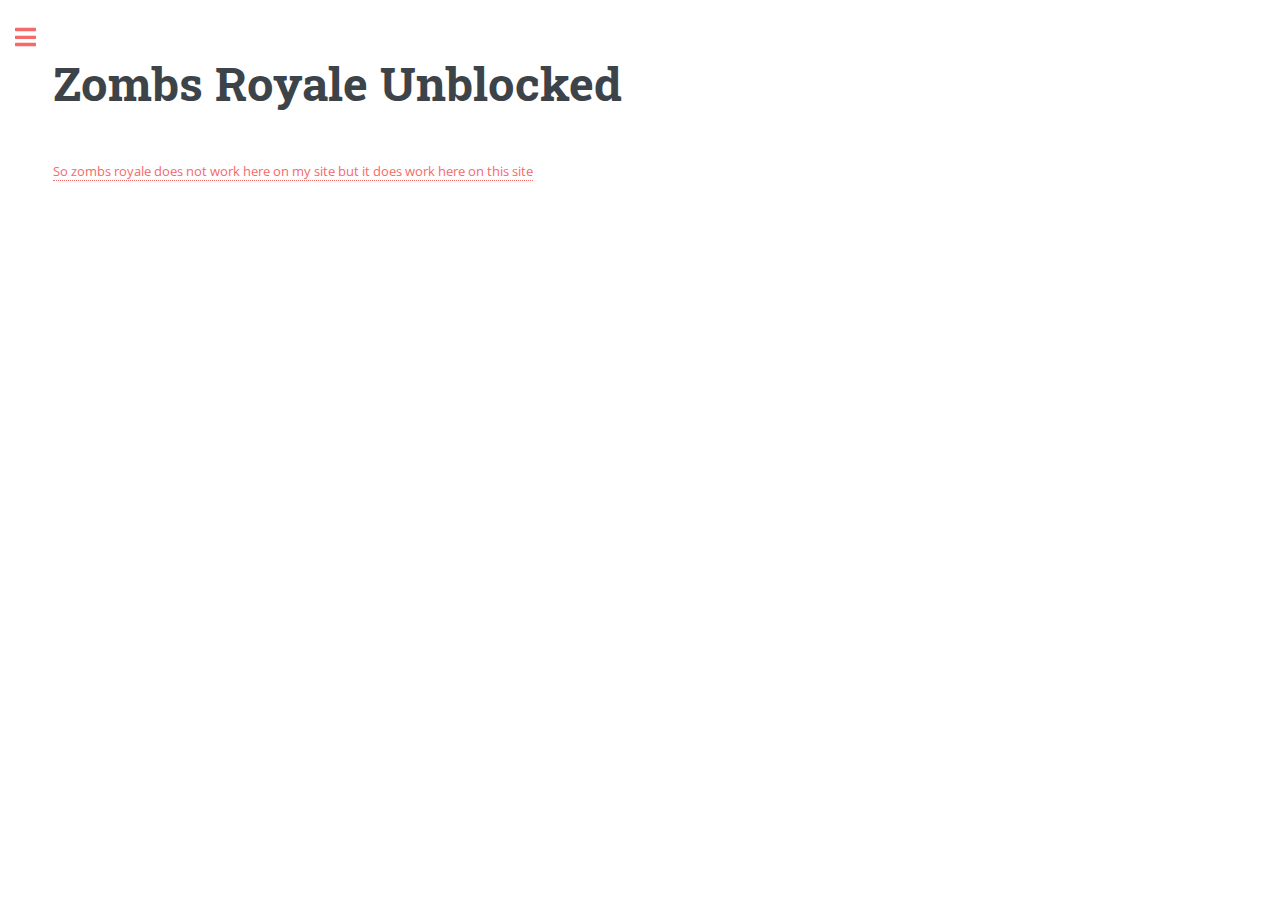
<file: zombs.html>
<!DOCTYPE HTML>
<html>

	<head>
<meta charset="UTF-8"> 
<meta name="viewport" content="width=device-width, initial-scale=1.0, maximum-scale=1.0, user-scalable=0"> 
<title>Zombs Royale Unblocked - Crypto & Pi</title> <link rel="shortcut icon" href="images/icon1.png" type="image/x-icon"> 
<script async src="https://arc.io/widget.min.js#tjHBCUzP"></script> 
<link rel="stylesheet" href="assets/css/main.css" /> <meta name="robots" content="index,follow" /> 
<meta name="description" content="Play ZombsRoyale.io Unblocked - 100 player 2D real-time massive multiplayer Battle Royale game in your browser, inspired by PUBG/Fortnite."> 
		
	<!-- Global site tag (gtag.js) - Google Analytics -->
<script async src="https://www.googletagmanager.com/gtag/js?id=G-B3YC33LDYJ"></script>
<script>
  window.dataLayer = window.dataLayer || [];
  function gtag(){dataLayer.push(arguments);}
  gtag('js', new Date());

  gtag('config', 'G-B3YC33LDYJ');
</script>
	</head>
	<body class="is-preload">
		<!-- Wrapper -->
			<div id="wrapper">

				<!-- Main -->
					<div id="main">
						<div class="inner">

							<!-- Header -->
							<!-- Content -->
								<section>
									<header class="main">
										<h1>Zombs Royale Unblocked</h1>
									</header>

<a href="http://adfoc.us/57024777856395" target="blank">So zombs royale does not work here on my site but it does work here on this site</a>



							</section>

						</div>
					</div>

				<!-- Sidebar -->
					<div id="sidebar">
						<div class="inner">

							<!-- Menu -->
								<nav id="menu">
									<header class="major">
										<h2>Menu</h2>
									</header>
									<ul>
										<li><a href="index.html">Homepage</a></li>
										<li>
											<span class="opener">Posts About Website Development</span>
											<ul>
												<li><a href="make_a_website.html">How to start a website with html5</a></li>
											</ul>
										</li>
										<li>
											<span class="opener">Crypto Currency</span>
											<ul>
												<li><a href="get_started_with_bitcoin.html">How To get started with bitcoin</a></li>

											</ul>
										</li>
										<li><a href="ad_networks.html">Best Ad Networks</a></li>

										<li><a href="all_posts.html">All Posts</a></li>
									</ul>
								</nav>

							<!-- Section -->
								<section>
									<header class="major">
										<h2>Other Posts</h2>
									</header>
									<div class="mini-posts">
										<article>
											<a href="make_a_website.html" class="image"><img src="images/html5.jpg" alt="Template for html5" /></a>
											<p>So you want to start a website from scratch with html5 huh? Read this to find out how to do that.</p>
										</article>
									</div>
									<ul class="actions">
										<li><a href="all_posts.html" class="button">More</a></li>
									</ul>
								</section>

							<!-- Section -->
								<section>
									<header class="major">
										<h2>Ad<h2>


										<h2>Get in touch</h2>
									</header>
									<p>Email Me Here:</p>
									<ul class="contact">
										<li class="icon solid fa-envelope">grants_websites@aol.com</a></li>
									</ul>
								</section>

							<!-- Footer -->
								<footer id="footer">
									<p class="copyright">&copy; Grants Journal. All rights reserved.</p>
								</footer>

						</div>
					</div>

			</div>

		<!-- Scripts -->
			<script src="assets/js/jquery.min.js"></script>
			<script src="assets/js/browser.min.js"></script>
			<script src="assets/js/breakpoints.min.js"></script>
			<script src="assets/js/util.js"></script>
			<script src="assets/js/main.js"></script>

                                
	</body>
</html>
</file>
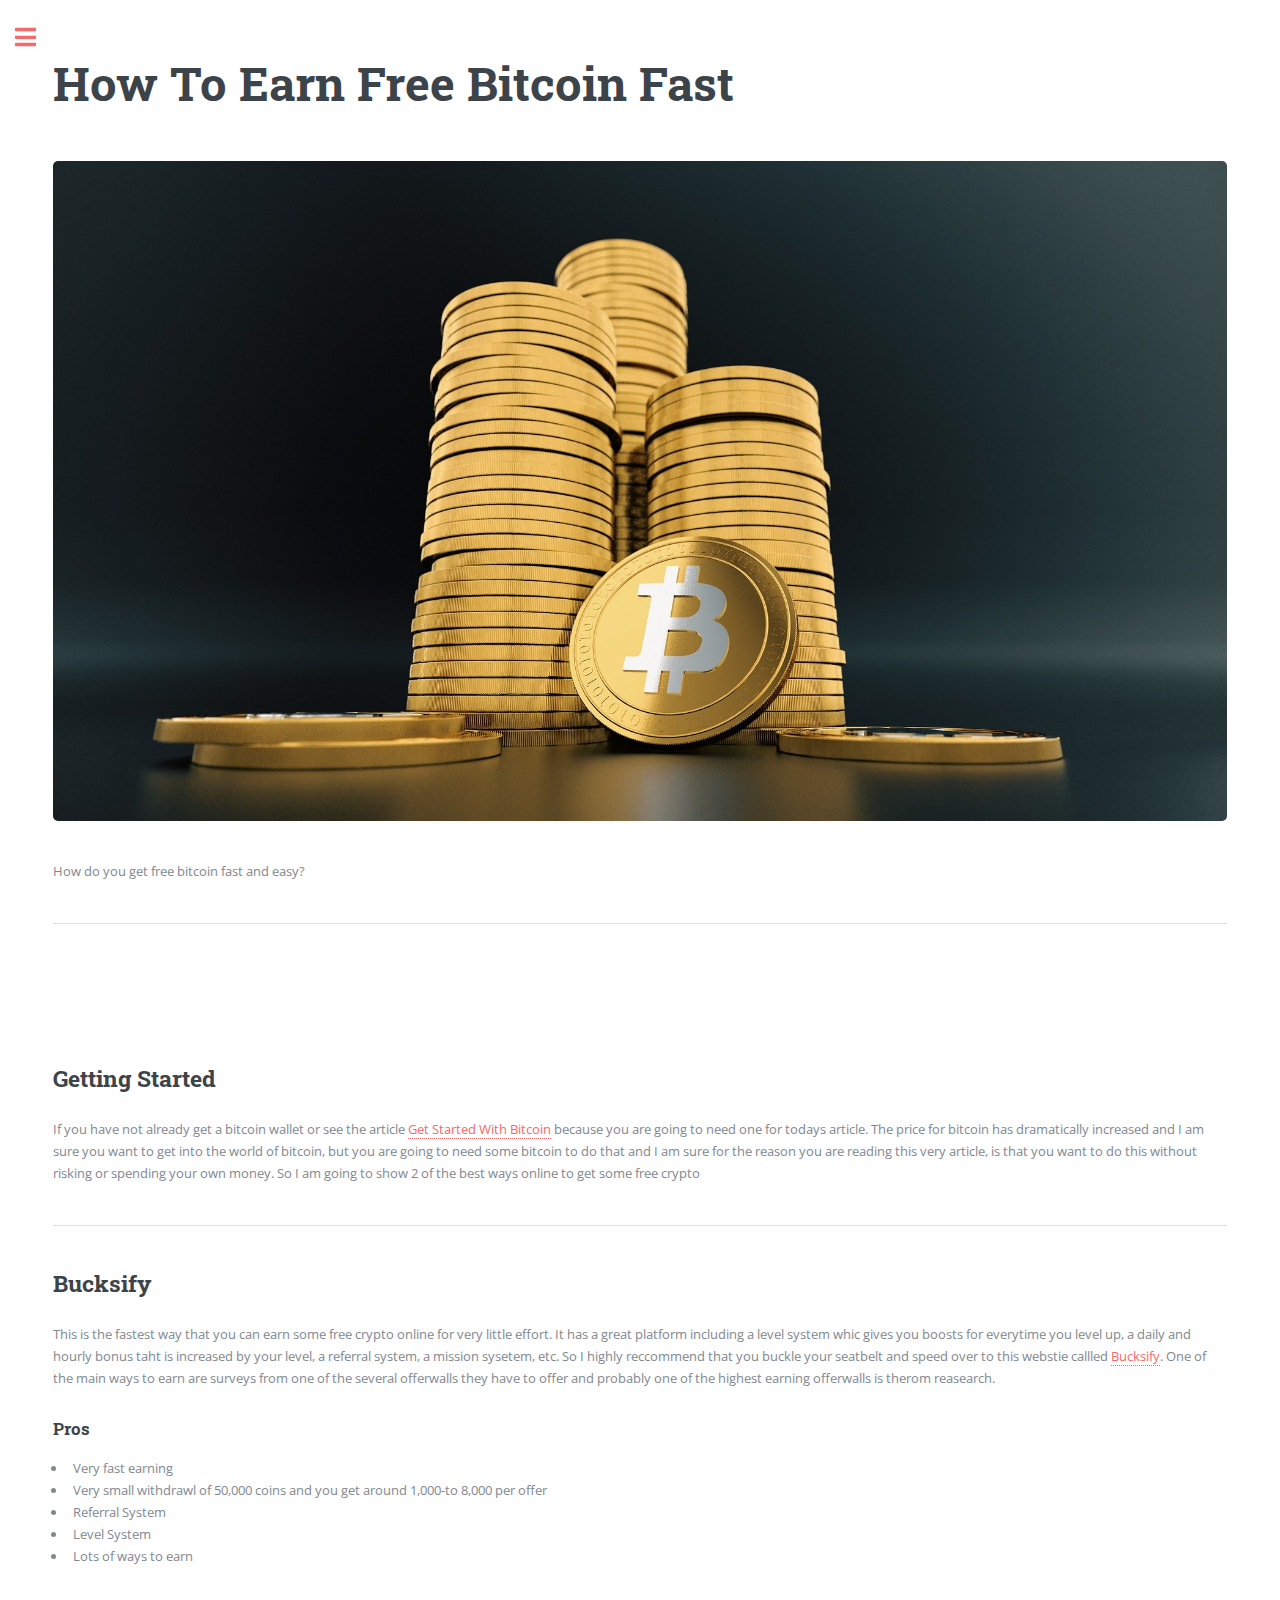
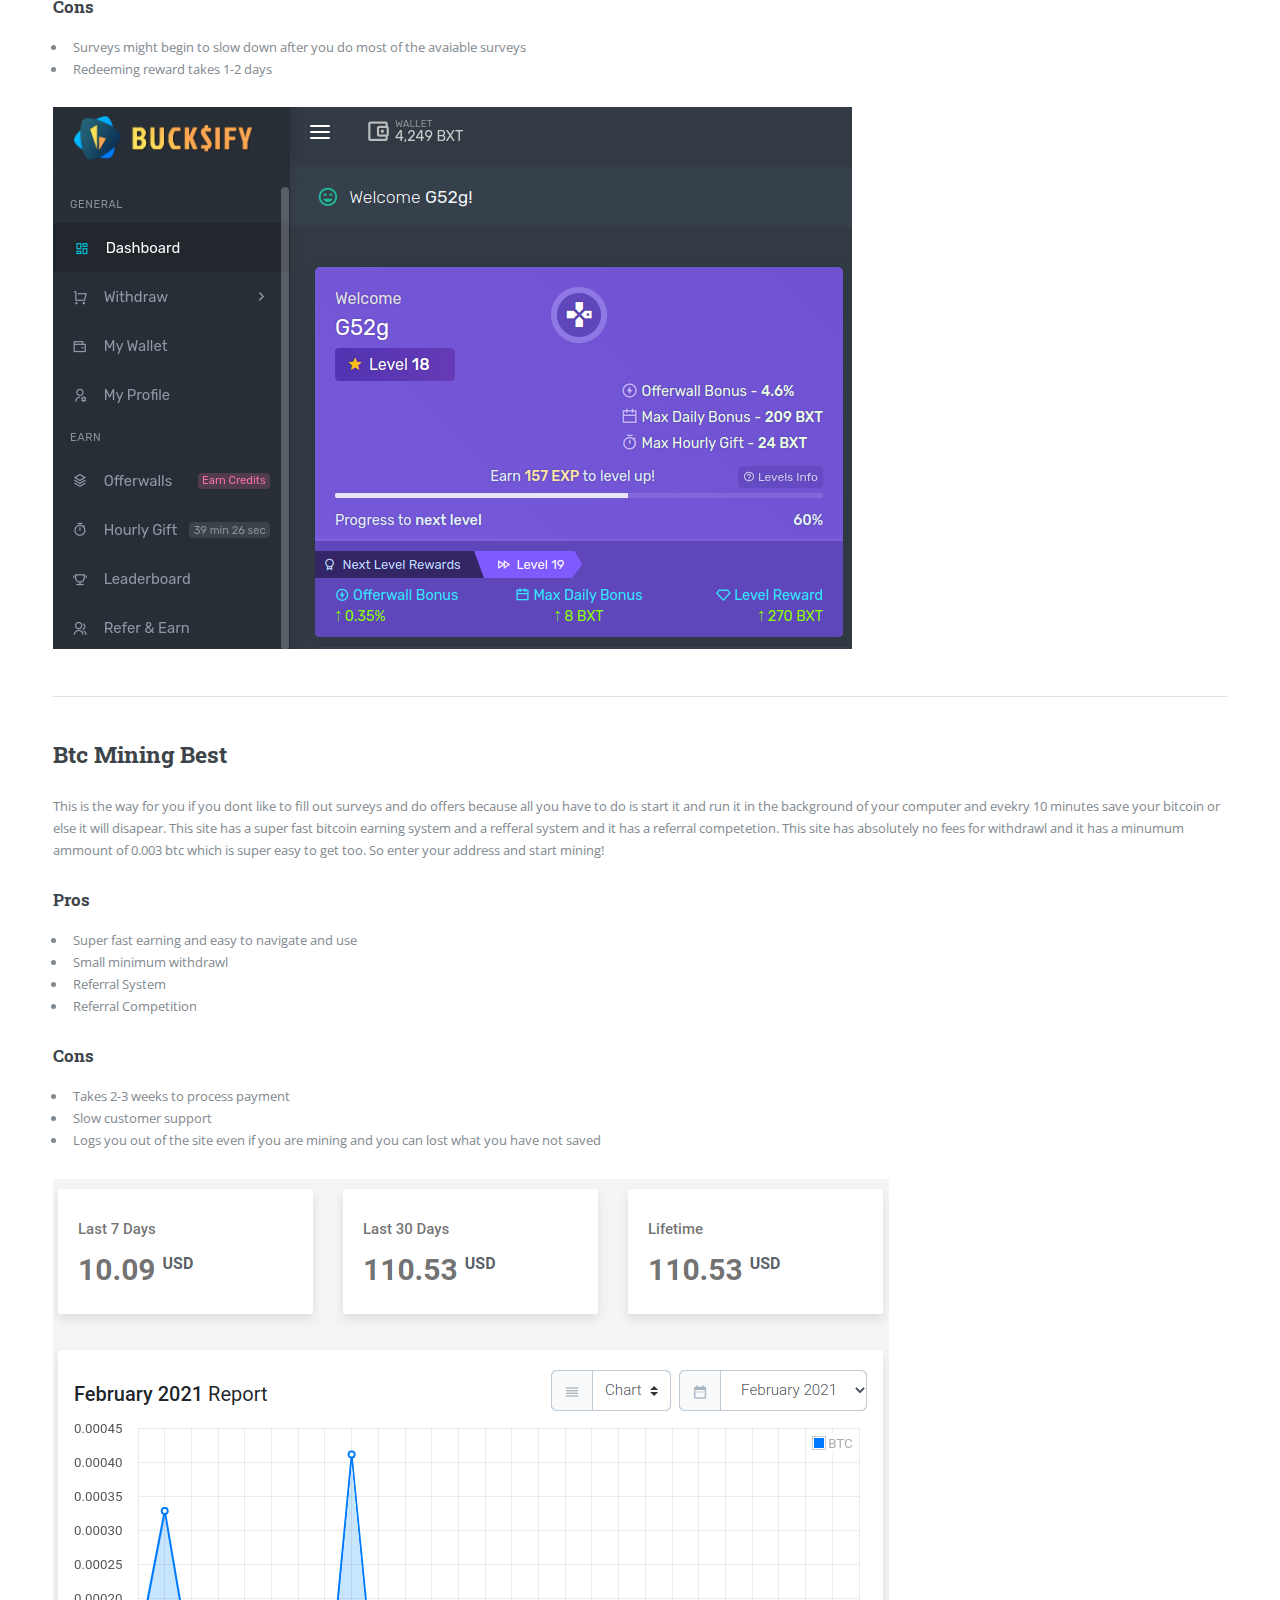
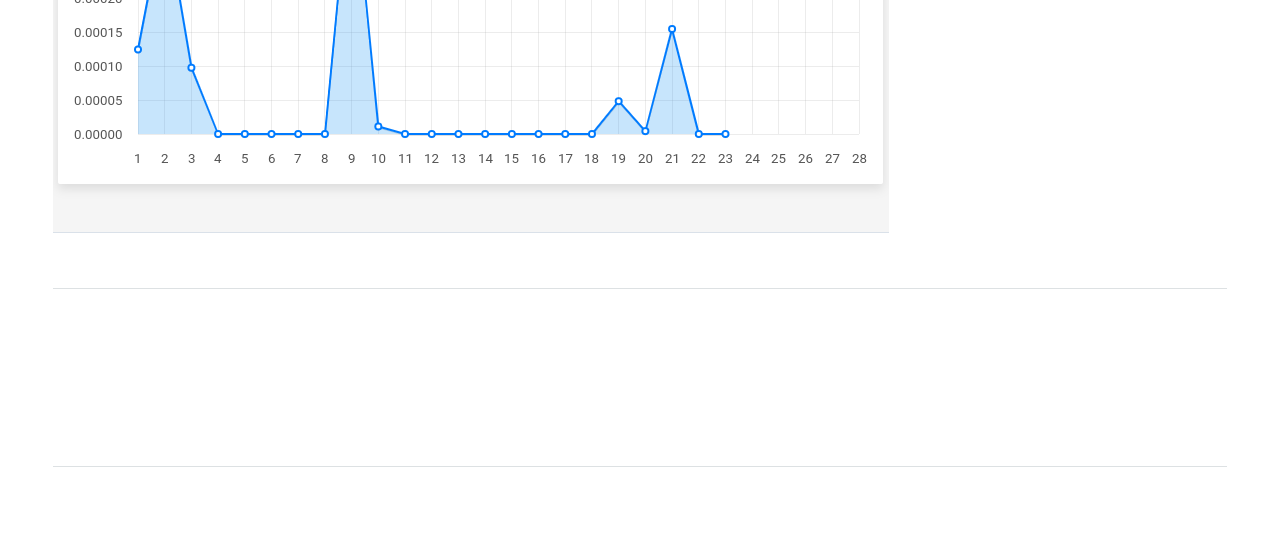
<file: crypto/earn-free-bitcoin.html>
<!DOCTYPE HTML>
<html>

	<head>
		<title>Crypto & Pi | How To Earn Free Bitcoin Fast</title>
		<meta charset="utf-8" />
		<meta name="viewport" content="width=device-width, initial-scale=1, user-scalable=no" />
		<link rel="stylesheet" href="/assets/css/main.css" />
		<meta name="description" content="Find out which sites are all in for making bitcoin for you and which are in for themselves. Read more!" />
		<meta name="keywords" content="HTML,CSS,JavaScript,Bitcoin,Raspberry Pi, free bitcoin, free bitcoin mining, earn free bitcoin, bitcoin earning sites" />
		<meta name="subject" content="Bitcoin, raspberry pi, html5, free bitcoin, surveys">
		<meta name="copyright" content="Crypto & Pi">
		<meta http-equiv='content-language' content='en-gb'>
		<meta name="rating" content="General">
		<meta name="robots" content="index,follow" />
		<meta name="google-site-verification" content="-ZTPxXPpIxlQvLgDtOja02aIQpDtXjSErzb-7roRLFE" />
		<meta name="a.validate.01" content="7e80afedbadbaee2e77f38e1b7456e315a43" />
		<meta name="msvalidate.01" content="3A2F23AC6BB47ABF12A6844787945FE6" />
		<link rel="shortcut icon" href="/images/icon1.png" type="image/x-icon">
		<!-- Global site tag (gtag.js) - Google Analytics -->
<script async src="https://www.googletagmanager.com/gtag/js?id=G-B3YC33LDYJ"></script>
<script>
  window.dataLayer = window.dataLayer || [];
  function gtag(){dataLayer.push(arguments);}
  gtag('js', new Date());

  gtag('config', 'G-B3YC33LDYJ');
</script>
	</head>
	<body class="is-preload">
		<!-- Wrapper -->
			<div id="wrapper">

				<!-- Main -->
					<div id="main">
						<div class="inner">

							<!-- Header -->
							<!-- Content -->
								<section>
									<header class="main">
										<h1>How To Earn Free Bitcoin Fast</h1>
									</header>
									<span class="image main"><img src="/images/bitcoin-stacked.jpg" alt="Bitcoin stacked on top of each other" /></span>
									<p>How do you get free bitcoin fast and easy?</p>
									<hr class="major" />

									<!-- ad -->
									<ins class="603428a9e663c135aa7b61df" style="display:inline-block;width:728px;height:90px;"></ins>
<script>!function(e,n,c,t,o,r){!function e(n,c,t,o,r,m,s,a){s=c.getElementsByTagName(t)[0],(a=c.createElement(t)).async=!0,a.src="https://"+r[m]+"/js/"+o+".js",a.onerror=function(){a.remove(),(m+=1)>=r.length||e(n,c,t,o,r,m)},s.parentNode.insertBefore(a,s)}(window,document,"script","603428a9e663c135aa7b61df",["cdn.bmcdn1.com"],0)}();</script>
										
										
									<h2>Getting Started</h2>
							<p>If you have not already get a bitcoin wallet or see the article <a href="get_started_with_bitcoin.html">Get Started With Bitcoin</a> because you are going to need one for todays article. The price for bitcoin has dramatically increased and I am sure you want to get into the world of bitcoin,
							but you are going to need some bitcoin to do that and I am sure for the reason you are reading this very article, is that you want to do this without risking or spending your own money. So I am going to show 2 of the best ways online to get some free crypto</p>
							<hr class="major" />
									
							<h2><a href="https://bucksify.com/?ref=g555305" target="blank">Bucksify</a></h2>
							<p>This is the fastest way that you can earn some free crypto online for very little effort. It has a great platform including a level system whic gives you boosts for everytime you level up, a daily and hourly bonus taht is increased by your level, a referral system, a mission sysetem, etc. 
							So I highly reccommend that you buckle your seatbelt and speed over to this webstie callled <a href="https://bucksify.com/?ref=g555305" target="blank">Bucksify</a>. One of the main ways to earn are surveys from one of the several offerwalls they have to offer and probably one of the highest earning offerwalls is therom reasearch. </p>
							
							<h3>Pros</h3>
							<ul>
								<li>Very fast earning</li>
								<li>Very small withdrawl of 50,000 coins and you get around 1,000-to 8,000 per offer</li>
								<li>Referral System</li>
								<li>Level System</li>
								<li>Lots of ways to earn</li>	
							</ul>
							<h3>Cons</h3>
							<ul>
								<li>Surveys might begin to slow down after you do most of the avaiable surveys</li>
								<li>Redeeming reward takes 1-2 days</li>
							</ul>
									<img src="/images/bucksify-dash.png" alt="Bucksify Dashboard">
									<hr class="major" />
									<h2><a href="https://btcmining.best/cpuwin/bitcoin-mining/ref/487679">Btc Mining Best</a></h2>
									<p>This is the way for you if you dont like to fill out surveys and do offers because all you have to do is start it and run it in the background of your computer and evekry 10 minutes save your bitcoin or else it will disapear. This site has a super fast bitcoin earning system and a refferal system and it has a referral competetion. 
										This site has absolutely no fees for withdrawl and it has a minumum ammount of 0.003 btc which is super easy to get too. So enter your address and start mining!</p>
									<h3>Pros</h3>
									<ul>
										<li>Super fast earning and easy to navigate and use</li>
										<li>Small minimum withdrawl</li>
										<li>Referral System</li>
										<li>Referral Competition</li>
									</ul>
									<h3>Cons</h3>
									<ul>
										<li>Takes 2-3 weeks to process payment</li>
										<li>Slow customer support</li>
										<li>Logs you out of the site even if you are mining and you can lost what you have not saved</li>	
									</ul>
									<img src="/images/btcmining-dash.png" alt="Btcmining.best Dashboard">
									
									
									
									<hr class="major" />
									<ins class="603428a9e663c135aa7b61df" style="display:inline-block;width:728px;height:90px;"></ins>
<script>!function(e,n,c,t,o,r){!function e(n,c,t,o,r,m,s,a){s=c.getElementsByTagName(t)[0],(a=c.createElement(t)).async=!0,a.src="https://"+r[m]+"/js/"+o+".js",a.onerror=function(){a.remove(),(m+=1)>=r.length||e(n,c,t,o,r,m)},s.parentNode.insertBefore(a,s)}(window,document,"script","603428a9e663c135aa7b61df",["cdn.bmcdn1.com"],0)}();</script>
								<script type="text/javascript">
	atOptions = {
		'key' : '461a753e710871d1ea12eee2efedb9b3',
		'format' : 'iframe',
		'height' : 90,
		'width' : 728,
		'params' : {}
	};
	document.write('<scr' + 'ipt type="text/javascript" src="http' + (location.protocol === 'https:' ? 's' : '') + '://acheworry.com/461a753e710871d1ea12eee2efedb9b3/invoke.js"></scr' + 'ipt>');
</script>
								<hr class="major" />
							</section>

						</div>
					</div>

				<!-- Sidebar -->
					<div id="sidebar">
						<div class="inner">

							<!-- Menu -->
								<nav id="menu">
									<header class="major">
										<h2>Menu</h2>
									</header>
									<ul>
										<li><a href="/index">Homepage</a></li>
										<li>
											<span class="opener">Website Development</span>
											<ul>
												<li><a href="/make_a_website">How to start a website with html5</a></li>
											</ul>
										</li>
										<li>
											<span class="opener">Crypto Currency</span>
											<ul>
												<li><a href="/get_started_with_bitcoin">How To get started with bitcoin</a></li>
												<li><a href="/mining-on-pi">Mine Crypto On A Raspberry Pi</a></li>
													
											</ul>
										</li>
										<li><a href="/ad_networks">Best Ad Networks</a></li>

										<li><a href="/all_posts">All Posts</a></li>
									</ul>
								</nav>
<ins class="6030490d0d270177d0b65746" style="display:inline-block;width:300px;height:250px;"></ins>
<script>!function(e,n,c,t,o,r){!function e(n,c,t,o,r,m,s,a){s=c.getElementsByTagName(t)[0],(a=c.createElement(t)).async=!0,a.src="https://"+r[m]+"/js/"+o+".js",a.onerror=function(){a.remove(),(m+=1)>=r.length||e(n,c,t,o,r,m)},s.parentNode.insertBefore(a,s)}(window,document,"script","6030490d0d270177d0b65746",["cdn.bmcdn1.com"],0)}();</script>
							<!-- Section -->
								<section>
									<header class="major">
										<h2>Other Posts</h2>
									</header>
									<div class="mini-posts">
										<article>
											<a href="/make_a_website" class="image"><img src="/images/html5.jpg" alt="Template for html5" /></a>
											<p>So you want to start a website from scratch with html5 huh? Read this to find out how to do that.</p>
										</article>
										<article>
											<a href="/get_started_with_bitcoin" class="image"><img src="/images/bitcoin.jpg" alt="Connections Of Bitcoin" /></a>
											<p>Want to get started with crypto? Read this article to find out how to get started in the future of money.</p>
										</article>
									</div>
									<ul class="actions">
										<li><a href="/all_posts" class="button">More</a></li>
									</ul>
								</section>

							<!-- Section -->
								<section>
									<header class="major">
<ins class="6030490d0d270177d0b65746" style="display:inline-block;width:300px;height:250px;"></ins>
<script>!function(e,n,c,t,o,r){!function e(n,c,t,o,r,m,s,a){s=c.getElementsByTagName(t)[0],(a=c.createElement(t)).async=!0,a.src="https://"+r[m]+"/js/"+o+".js",a.onerror=function(){a.remove(),(m+=1)>=r.length||e(n,c,t,o,r,m)},s.parentNode.insertBefore(a,s)}(window,document,"script","6030490d0d270177d0b65746",["cdn.bmcdn1.com"],0)}();</script>
										<h2>Get in touch</h2>
									</header>
									<p>Email Me Here:</p>
									<ul class="contact">
										<li class="icon solid fa-envelope">grants_websites@aol.com</a></li>
									</ul>
															<form name="contact" method="POST" data-netlify="true">
  <p>
    <label>Your Name: <input type="text" name="name" /></label>   
  </p>
  <p>
    <label>Your Email: <input type="email" name="email" /></label>
  </p>
  <p>
    <label>Subject: <input type="text" name="subject" /></label> 
  </p>
  <p>
    <label>Message: <textarea name="message"></textarea></label>
  </p>
  <p>
    <button type="submit">Send</button>
  </p>
</form>
								</section>

							<!-- Footer -->
								<footer id="footer">
									<p class="copyright">&copy; Grants Journal. All rights reserved.</p>
								</footer>

						</div>
					</div>

			</div>

		<!-- Scripts -->
			<script src="/assets/js/jquery.min.js"></script>
			<script src="/assets/js/browser.min.js"></script>
			<script src="/assets/js/breakpoints.min.js"></script>
			<script src="/assets/js/util.js"></script>
			<script src="/assets/js/main.js"></script>

	</body>
</html>
</file>
<file: assets/css/main.css>
@import url(fontawesome-all.min.css);
@import url("https://fonts.googleapis.com/css?family=Open+Sans:400,600,400italic,600italic|Roboto+Slab:400,700");
/*
	Editorial by HTML5 UP
	html5up.net | @ajlkn
	Free for personal and commercial use under the CCA 3.0 license (html5up.net/license)
*/
html, body, div, span, applet, object,
iframe, h1, h2, h3, h4, h5, h6, p, blockquote,
pre, a, abbr, acronym, address, big, cite,
code, del, dfn, em, img, ins, kbd, q, s, samp,
small, strike, strong, sub, sup, tt, var, b,
u, i, center, dl, dt, dd, ol, ul, li, fieldset,
form, label, legend, table, caption, tbody,
tfoot, thead, tr, th, td, article, aside,
canvas, details, embed, figure, figcaption,
footer, header, hgroup, menu, nav, output, ruby,
section, summary, time, mark, audio, video {
  margin: 0;
  padding: 0;
  border: 0;
  font-size: 100%;
  font: inherit;
  vertical-align: baseline; }

article, aside, details, figcaption, figure,
footer, header, hgroup, menu, nav, section {
  display: block; }

body {
  line-height: 1; }

ol, ul {
  list-style: none; }

blockquote, q {
  quotes: none; }
  blockquote:before, blockquote:after, q:before, q:after {
    content: '';
    content: none; }

table {
  border-collapse: collapse;
  border-spacing: 0; }

body {
  -webkit-text-size-adjust: none; }

mark {
  background-color: transparent;
  color: inherit; }

input::-moz-focus-inner {
  border: 0;
  padding: 0; }

input, select, textarea {
  -moz-appearance: none;
  -webkit-appearance: none;
  -ms-appearance: none;
  appearance: none; }

/* Basic */
@-ms-viewport {
  width: device-width; }

body {
  -ms-overflow-style: scrollbar; }

@media screen and (max-width: 480px) {
  html, body {
    min-width: 320px; } }

html {
  box-sizing: border-box; }

*, *:before, *:after {
  box-sizing: inherit; }

body {
  background: #ffffff; }
  body.is-preload *, body.is-preload *:before, body.is-preload *:after, body.is-resizing *, body.is-resizing *:before, body.is-resizing *:after {
    -moz-animation: none !important;
    -webkit-animation: none !important;
    -ms-animation: none !important;
    animation: none !important;
    -moz-transition: none !important;
    -webkit-transition: none !important;
    -ms-transition: none !important;
    transition: none !important; }

/* Type */
body, input, select, textarea {
  color: #7f888f;
  font-family: "Open Sans", sans-serif;
  font-size: 13pt;
  font-weight: 400;
  line-height: 1.65; }
  @media screen and (max-width: 1680px) {
    body, input, select, textarea {
      font-size: 11pt; } }
  @media screen and (max-width: 1280px) {
    body, input, select, textarea {
      font-size: 10pt; } }
  @media screen and (max-width: 360px) {
    body, input, select, textarea {
      font-size: 9pt; } }

a {
  -moz-transition: color 0.2s ease-in-out, border-bottom-color 0.2s ease-in-out;
  -webkit-transition: color 0.2s ease-in-out, border-bottom-color 0.2s ease-in-out;
  -ms-transition: color 0.2s ease-in-out, border-bottom-color 0.2s ease-in-out;
  transition: color 0.2s ease-in-out, border-bottom-color 0.2s ease-in-out;
  border-bottom: dotted 1px;
  color: #f56a6a;
  text-decoration: none; }
  a:hover {
    border-bottom-color: #f56a6a;
    color: #f56a6a !important; }
    a:hover strong {
      color: inherit; }

strong, b {
  color: #3d4449;
  font-weight: 600; }

em, i {
  font-style: italic; }

p {
  margin: 0 0 2em 0; }

h1, h2, h3, h4, h5, h6 {
  color: #3d4449;
  font-family: "Roboto Slab", serif;
  font-weight: 700;
  line-height: 1.5;
  margin: 0 0 1em 0; }
  h1 a, h2 a, h3 a, h4 a, h5 a, h6 a {
    color: inherit;
    text-decoration: none;
    border-bottom: 0; }

h1 {
  font-size: 4em;
  margin: 0 0 0.5em 0;
  line-height: 1.3; }

h2 {
  font-size: 1.75em; }

h3 {
  font-size: 1.25em; }

h4 {
  font-size: 1.1em; }

h5 {
  font-size: 0.9em; }

h6 {
  font-size: 0.7em; }

@media screen and (max-width: 1680px) {
  h1 {
    font-size: 3.5em; } }

@media screen and (max-width: 980px) {
  h1 {
    font-size: 3.25em; } }

@media screen and (max-width: 736px) {
  h1 {
    font-size: 2em;
    line-height: 1.4; }
  h2 {
    font-size: 1.5em; } }

sub {
  font-size: 0.8em;
  position: relative;
  top: 0.5em; }

sup {
  font-size: 0.8em;
  position: relative;
  top: -0.5em; }

blockquote {
  border-left: solid 3px rgba(210, 215, 217, 0.75);
  font-style: italic;
  margin: 0 0 2em 0;
  padding: 0.5em 0 0.5em 2em; }

code {
  background: rgba(230, 235, 237, 0.25);
  border-radius: 0.375em;
  border: solid 1px rgba(210, 215, 217, 0.75);
  font-family: "Courier New", monospace;
  font-size: 0.9em;
  margin: 0 0.25em;
  padding: 0.25em 0.65em; }

pre {
  -webkit-overflow-scrolling: touch;
  font-family: "Courier New", monospace;
  font-size: 0.9em;
  margin: 0 0 2em 0; }
  pre code {
    display: block;
    line-height: 1.75;
    padding: 1em 1.5em;
    overflow-x: auto; }

hr {
  border: 0;
  border-bottom: solid 1px rgba(210, 215, 217, 0.75);
  margin: 2em 0; }
  hr.major {
    margin: 3em 0; }

.align-left {
  text-align: left; }

.align-center {
  text-align: center; }

.align-right {
  text-align: right; }

/* Row */
.row {
  display: flex;
  flex-wrap: wrap;
  box-sizing: border-box;
  align-items: stretch; }
  .row > * {
    box-sizing: border-box; }
  .row.gtr-uniform > * > :last-child {
    margin-bottom: 0; }
  .row.aln-left {
    justify-content: flex-start; }
  .row.aln-center {
    justify-content: center; }
  .row.aln-right {
    justify-content: flex-end; }
  .row.aln-top {
    align-items: flex-start; }
  .row.aln-middle {
    align-items: center; }
  .row.aln-bottom {
    align-items: flex-end; }
  .row > .imp {
    order: -1; }
  .row > .col-1 {
    width: 8.33333%; }
  .row > .off-1 {
    margin-left: 8.33333%; }
  .row > .col-2 {
    width: 16.66667%; }
  .row > .off-2 {
    margin-left: 16.66667%; }
  .row > .col-3 {
    width: 25%; }
  .row > .off-3 {
    margin-left: 25%; }
  .row > .col-4 {
    width: 33.33333%; }
  .row > .off-4 {
    margin-left: 33.33333%; }
  .row > .col-5 {
    width: 41.66667%; }
  .row > .off-5 {
    margin-left: 41.66667%; }
  .row > .col-6 {
    width: 50%; }
  .row > .off-6 {
    margin-left: 50%; }
  .row > .col-7 {
    width: 58.33333%; }
  .row > .off-7 {
    margin-left: 58.33333%; }
  .row > .col-8 {
    width: 66.66667%; }
  .row > .off-8 {
    margin-left: 66.66667%; }
  .row > .col-9 {
    width: 75%; }
  .row > .off-9 {
    margin-left: 75%; }
  .row > .col-10 {
    width: 83.33333%; }
  .row > .off-10 {
    margin-left: 83.33333%; }
  .row > .col-11 {
    width: 91.66667%; }
  .row > .off-11 {
    margin-left: 91.66667%; }
  .row > .col-12 {
    width: 100%; }
  .row > .off-12 {
    margin-left: 100%; }
  .row.gtr-0 {
    margin-top: 0;
    margin-left: 0em; }
    .row.gtr-0 > * {
      padding: 0 0 0 0em; }
    .row.gtr-0.gtr-uniform {
      margin-top: 0em; }
      .row.gtr-0.gtr-uniform > * {
        padding-top: 0em; }
  .row.gtr-25 {
    margin-top: 0;
    margin-left: -0.375em; }
    .row.gtr-25 > * {
      padding: 0 0 0 0.375em; }
    .row.gtr-25.gtr-uniform {
      margin-top: -0.375em; }
      .row.gtr-25.gtr-uniform > * {
        padding-top: 0.375em; }
  .row.gtr-50 {
    margin-top: 0;
    margin-left: -0.75em; }
    .row.gtr-50 > * {
      padding: 0 0 0 0.75em; }
    .row.gtr-50.gtr-uniform {
      margin-top: -0.75em; }
      .row.gtr-50.gtr-uniform > * {
        padding-top: 0.75em; }
  .row {
    margin-top: 0;
    margin-left: -1.5em; }
    .row > * {
      padding: 0 0 0 1.5em; }
    .row.gtr-uniform {
      margin-top: -1.5em; }
      .row.gtr-uniform > * {
        padding-top: 1.5em; }
  .row.gtr-150 {
    margin-top: 0;
    margin-left: -2.25em; }
    .row.gtr-150 > * {
      padding: 0 0 0 2.25em; }
    .row.gtr-150.gtr-uniform {
      margin-top: -2.25em; }
      .row.gtr-150.gtr-uniform > * {
        padding-top: 2.25em; }
  .row.gtr-200 {
    margin-top: 0;
    margin-left: -3em; }
    .row.gtr-200 > * {
      padding: 0 0 0 3em; }
    .row.gtr-200.gtr-uniform {
      margin-top: -3em; }
      .row.gtr-200.gtr-uniform > * {
        padding-top: 3em; }
  @media screen and (max-width: 1680px) {
    .row {
      display: flex;
      flex-wrap: wrap;
      box-sizing: border-box;
      align-items: stretch; }
      .row > * {
        box-sizing: border-box; }
      .row.gtr-uniform > * > :last-child {
        margin-bottom: 0; }
      .row.aln-left {
        justify-content: flex-start; }
      .row.aln-center {
        justify-content: center; }
      .row.aln-right {
        justify-content: flex-end; }
      .row.aln-top {
        align-items: flex-start; }
      .row.aln-middle {
        align-items: center; }
      .row.aln-bottom {
        align-items: flex-end; }
      .row > .imp-xlarge {
        order: -1; }
      .row > .col-1-xlarge {
        width: 8.33333%; }
      .row > .off-1-xlarge {
        margin-left: 8.33333%; }
      .row > .col-2-xlarge {
        width: 16.66667%; }
      .row > .off-2-xlarge {
        margin-left: 16.66667%; }
      .row > .col-3-xlarge {
        width: 25%; }
      .row > .off-3-xlarge {
        margin-left: 25%; }
      .row > .col-4-xlarge {
        width: 33.33333%; }
      .row > .off-4-xlarge {
        margin-left: 33.33333%; }
      .row > .col-5-xlarge {
        width: 41.66667%; }
      .row > .off-5-xlarge {
        margin-left: 41.66667%; }
      .row > .col-6-xlarge {
        width: 50%; }
      .row > .off-6-xlarge {
        margin-left: 50%; }
      .row > .col-7-xlarge {
        width: 58.33333%; }
      .row > .off-7-xlarge {
        margin-left: 58.33333%; }
      .row > .col-8-xlarge {
        width: 66.66667%; }
      .row > .off-8-xlarge {
        margin-left: 66.66667%; }
      .row > .col-9-xlarge {
        width: 75%; }
      .row > .off-9-xlarge {
        margin-left: 75%; }
      .row > .col-10-xlarge {
        width: 83.33333%; }
      .row > .off-10-xlarge {
        margin-left: 83.33333%; }
      .row > .col-11-xlarge {
        width: 91.66667%; }
      .row > .off-11-xlarge {
        margin-left: 91.66667%; }
      .row > .col-12-xlarge {
        width: 100%; }
      .row > .off-12-xlarge {
        margin-left: 100%; }
      .row.gtr-0 {
        margin-top: 0;
        margin-left: 0em; }
        .row.gtr-0 > * {
          padding: 0 0 0 0em; }
        .row.gtr-0.gtr-uniform {
          margin-top: 0em; }
          .row.gtr-0.gtr-uniform > * {
            padding-top: 0em; }
      .row.gtr-25 {
        margin-top: 0;
        margin-left: -0.375em; }
        .row.gtr-25 > * {
          padding: 0 0 0 0.375em; }
        .row.gtr-25.gtr-uniform {
          margin-top: -0.375em; }
          .row.gtr-25.gtr-uniform > * {
            padding-top: 0.375em; }
      .row.gtr-50 {
        margin-top: 0;
        margin-left: -0.75em; }
        .row.gtr-50 > * {
          padding: 0 0 0 0.75em; }
        .row.gtr-50.gtr-uniform {
          margin-top: -0.75em; }
          .row.gtr-50.gtr-uniform > * {
            padding-top: 0.75em; }
      .row {
        margin-top: 0;
        margin-left: -1.5em; }
        .row > * {
          padding: 0 0 0 1.5em; }
        .row.gtr-uniform {
          margin-top: -1.5em; }
          .row.gtr-uniform > * {
            padding-top: 1.5em; }
      .row.gtr-150 {
        margin-top: 0;
        margin-left: -2.25em; }
        .row.gtr-150 > * {
          padding: 0 0 0 2.25em; }
        .row.gtr-150.gtr-uniform {
          margin-top: -2.25em; }
          .row.gtr-150.gtr-uniform > * {
            padding-top: 2.25em; }
      .row.gtr-200 {
        margin-top: 0;
        margin-left: -3em; }
        .row.gtr-200 > * {
          padding: 0 0 0 3em; }
        .row.gtr-200.gtr-uniform {
          margin-top: -3em; }
          .row.gtr-200.gtr-uniform > * {
            padding-top: 3em; } }
  @media screen and (max-width: 1280px) {
    .row {
      display: flex;
      flex-wrap: wrap;
      box-sizing: border-box;
      align-items: stretch; }
      .row > * {
        box-sizing: border-box; }
      .row.gtr-uniform > * > :last-child {
        margin-bottom: 0; }
      .row.aln-left {
        justify-content: flex-start; }
      .row.aln-center {
        justify-content: center; }
      .row.aln-right {
        justify-content: flex-end; }
      .row.aln-top {
        align-items: flex-start; }
      .row.aln-middle {
        align-items: center; }
      .row.aln-bottom {
        align-items: flex-end; }
      .row > .imp-large {
        order: -1; }
      .row > .col-1-large {
        width: 8.33333%; }
      .row > .off-1-large {
        margin-left: 8.33333%; }
      .row > .col-2-large {
        width: 16.66667%; }
      .row > .off-2-large {
        margin-left: 16.66667%; }
      .row > .col-3-large {
        width: 25%; }
      .row > .off-3-large {
        margin-left: 25%; }
      .row > .col-4-large {
        width: 33.33333%; }
      .row > .off-4-large {
        margin-left: 33.33333%; }
      .row > .col-5-large {
        width: 41.66667%; }
      .row > .off-5-large {
        margin-left: 41.66667%; }
      .row > .col-6-large {
        width: 50%; }
      .row > .off-6-large {
        margin-left: 50%; }
      .row > .col-7-large {
        width: 58.33333%; }
      .row > .off-7-large {
        margin-left: 58.33333%; }
      .row > .col-8-large {
        width: 66.66667%; }
      .row > .off-8-large {
        margin-left: 66.66667%; }
      .row > .col-9-large {
        width: 75%; }
      .row > .off-9-large {
        margin-left: 75%; }
      .row > .col-10-large {
        width: 83.33333%; }
      .row > .off-10-large {
        margin-left: 83.33333%; }
      .row > .col-11-large {
        width: 91.66667%; }
      .row > .off-11-large {
        margin-left: 91.66667%; }
      .row > .col-12-large {
        width: 100%; }
      .row > .off-12-large {
        margin-left: 100%; }
      .row.gtr-0 {
        margin-top: 0;
        margin-left: 0em; }
        .row.gtr-0 > * {
          padding: 0 0 0 0em; }
        .row.gtr-0.gtr-uniform {
          margin-top: 0em; }
          .row.gtr-0.gtr-uniform > * {
            padding-top: 0em; }
      .row.gtr-25 {
        margin-top: 0;
        margin-left: -0.375em; }
        .row.gtr-25 > * {
          padding: 0 0 0 0.375em; }
        .row.gtr-25.gtr-uniform {
          margin-top: -0.375em; }
          .row.gtr-25.gtr-uniform > * {
            padding-top: 0.375em; }
      .row.gtr-50 {
        margin-top: 0;
        margin-left: -0.75em; }
        .row.gtr-50 > * {
          padding: 0 0 0 0.75em; }
        .row.gtr-50.gtr-uniform {
          margin-top: -0.75em; }
          .row.gtr-50.gtr-uniform > * {
            padding-top: 0.75em; }
      .row {
        margin-top: 0;
        margin-left: -1.5em; }
        .row > * {
          padding: 0 0 0 1.5em; }
        .row.gtr-uniform {
          margin-top: -1.5em; }
          .row.gtr-uniform > * {
            padding-top: 1.5em; }
      .row.gtr-150 {
        margin-top: 0;
        margin-left: -2.25em; }
        .row.gtr-150 > * {
          padding: 0 0 0 2.25em; }
        .row.gtr-150.gtr-uniform {
          margin-top: -2.25em; }
          .row.gtr-150.gtr-uniform > * {
            padding-top: 2.25em; }
      .row.gtr-200 {
        margin-top: 0;
        margin-left: -3em; }
        .row.gtr-200 > * {
          padding: 0 0 0 3em; }
        .row.gtr-200.gtr-uniform {
          margin-top: -3em; }
          .row.gtr-200.gtr-uniform > * {
            padding-top: 3em; } }
  @media screen and (max-width: 980px) {
    .row {
      display: flex;
      flex-wrap: wrap;
      box-sizing: border-box;
      align-items: stretch; }
      .row > * {
        box-sizing: border-box; }
      .row.gtr-uniform > * > :last-child {
        margin-bottom: 0; }
      .row.aln-left {
        justify-content: flex-start; }
      .row.aln-center {
        justify-content: center; }
      .row.aln-right {
        justify-content: flex-end; }
      .row.aln-top {
        align-items: flex-start; }
      .row.aln-middle {
        align-items: center; }
      .row.aln-bottom {
        align-items: flex-end; }
      .row > .imp-medium {
        order: -1; }
      .row > .col-1-medium {
        width: 8.33333%; }
      .row > .off-1-medium {
        margin-left: 8.33333%; }
      .row > .col-2-medium {
        width: 16.66667%; }
      .row > .off-2-medium {
        margin-left: 16.66667%; }
      .row > .col-3-medium {
        width: 25%; }
      .row > .off-3-medium {
        margin-left: 25%; }
      .row > .col-4-medium {
        width: 33.33333%; }
      .row > .off-4-medium {
        margin-left: 33.33333%; }
      .row > .col-5-medium {
        width: 41.66667%; }
      .row > .off-5-medium {
        margin-left: 41.66667%; }
      .row > .col-6-medium {
        width: 50%; }
      .row > .off-6-medium {
        margin-left: 50%; }
      .row > .col-7-medium {
        width: 58.33333%; }
      .row > .off-7-medium {
        margin-left: 58.33333%; }
      .row > .col-8-medium {
        width: 66.66667%; }
      .row > .off-8-medium {
        margin-left: 66.66667%; }
      .row > .col-9-medium {
        width: 75%; }
      .row > .off-9-medium {
        margin-left: 75%; }
      .row > .col-10-medium {
        width: 83.33333%; }
      .row > .off-10-medium {
        margin-left: 83.33333%; }
      .row > .col-11-medium {
        width: 91.66667%; }
      .row > .off-11-medium {
        margin-left: 91.66667%; }
      .row > .col-12-medium {
        width: 100%; }
      .row > .off-12-medium {
        margin-left: 100%; }
      .row.gtr-0 {
        margin-top: 0;
        margin-left: 0em; }
        .row.gtr-0 > * {
          padding: 0 0 0 0em; }
        .row.gtr-0.gtr-uniform {
          margin-top: 0em; }
          .row.gtr-0.gtr-uniform > * {
            padding-top: 0em; }
      .row.gtr-25 {
        margin-top: 0;
        margin-left: -0.375em; }
        .row.gtr-25 > * {
          padding: 0 0 0 0.375em; }
        .row.gtr-25.gtr-uniform {
          margin-top: -0.375em; }
          .row.gtr-25.gtr-uniform > * {
            padding-top: 0.375em; }
      .row.gtr-50 {
        margin-top: 0;
        margin-left: -0.75em; }
        .row.gtr-50 > * {
          padding: 0 0 0 0.75em; }
        .row.gtr-50.gtr-uniform {
          margin-top: -0.75em; }
          .row.gtr-50.gtr-uniform > * {
            padding-top: 0.75em; }
      .row {
        margin-top: 0;
        margin-left: -1.5em; }
        .row > * {
          padding: 0 0 0 1.5em; }
        .row.gtr-uniform {
          margin-top: -1.5em; }
          .row.gtr-uniform > * {
            padding-top: 1.5em; }
      .row.gtr-150 {
        margin-top: 0;
        margin-left: -2.25em; }
        .row.gtr-150 > * {
          padding: 0 0 0 2.25em; }
        .row.gtr-150.gtr-uniform {
          margin-top: -2.25em; }
          .row.gtr-150.gtr-uniform > * {
            padding-top: 2.25em; }
      .row.gtr-200 {
        margin-top: 0;
        margin-left: -3em; }
        .row.gtr-200 > * {
          padding: 0 0 0 3em; }
        .row.gtr-200.gtr-uniform {
          margin-top: -3em; }
          .row.gtr-200.gtr-uniform > * {
            padding-top: 3em; } }
  @media screen and (max-width: 736px) {
    .row {
      display: flex;
      flex-wrap: wrap;
      box-sizing: border-box;
      align-items: stretch; }
      .row > * {
        box-sizing: border-box; }
      .row.gtr-uniform > * > :last-child {
        margin-bottom: 0; }
      .row.aln-left {
        justify-content: flex-start; }
      .row.aln-center {
        justify-content: center; }
      .row.aln-right {
        justify-content: flex-end; }
      .row.aln-top {
        align-items: flex-start; }
      .row.aln-middle {
        align-items: center; }
      .row.aln-bottom {
        align-items: flex-end; }
      .row > .imp-small {
        order: -1; }
      .row > .col-1-small {
        width: 8.33333%; }
      .row > .off-1-small {
        margin-left: 8.33333%; }
      .row > .col-2-small {
        width: 16.66667%; }
      .row > .off-2-small {
        margin-left: 16.66667%; }
      .row > .col-3-small {
        width: 25%; }
      .row > .off-3-small {
        margin-left: 25%; }
      .row > .col-4-small {
        width: 33.33333%; }
      .row > .off-4-small {
        margin-left: 33.33333%; }
      .row > .col-5-small {
        width: 41.66667%; }
      .row > .off-5-small {
        margin-left: 41.66667%; }
      .row > .col-6-small {
        width: 50%; }
      .row > .off-6-small {
        margin-left: 50%; }
      .row > .col-7-small {
        width: 58.33333%; }
      .row > .off-7-small {
        margin-left: 58.33333%; }
      .row > .col-8-small {
        width: 66.66667%; }
      .row > .off-8-small {
        margin-left: 66.66667%; }
      .row > .col-9-small {
        width: 75%; }
      .row > .off-9-small {
        margin-left: 75%; }
      .row > .col-10-small {
        width: 83.33333%; }
      .row > .off-10-small {
        margin-left: 83.33333%; }
      .row > .col-11-small {
        width: 91.66667%; }
      .row > .off-11-small {
        margin-left: 91.66667%; }
      .row > .col-12-small {
        width: 100%; }
      .row > .off-12-small {
        margin-left: 100%; }
      .row.gtr-0 {
        margin-top: 0;
        margin-left: 0em; }
        .row.gtr-0 > * {
          padding: 0 0 0 0em; }
        .row.gtr-0.gtr-uniform {
          margin-top: 0em; }
          .row.gtr-0.gtr-uniform > * {
            padding-top: 0em; }
      .row.gtr-25 {
        margin-top: 0;
        margin-left: -0.375em; }
        .row.gtr-25 > * {
          padding: 0 0 0 0.375em; }
        .row.gtr-25.gtr-uniform {
          margin-top: -0.375em; }
          .row.gtr-25.gtr-uniform > * {
            padding-top: 0.375em; }
      .row.gtr-50 {
        margin-top: 0;
        margin-left: -0.75em; }
        .row.gtr-50 > * {
          padding: 0 0 0 0.75em; }
        .row.gtr-50.gtr-uniform {
          margin-top: -0.75em; }
          .row.gtr-50.gtr-uniform > * {
            padding-top: 0.75em; }
      .row {
        margin-top: 0;
        margin-left: -1.5em; }
        .row > * {
          padding: 0 0 0 1.5em; }
        .row.gtr-uniform {
          margin-top: -1.5em; }
          .row.gtr-uniform > * {
            padding-top: 1.5em; }
      .row.gtr-150 {
        margin-top: 0;
        margin-left: -2.25em; }
        .row.gtr-150 > * {
          padding: 0 0 0 2.25em; }
        .row.gtr-150.gtr-uniform {
          margin-top: -2.25em; }
          .row.gtr-150.gtr-uniform > * {
            padding-top: 2.25em; }
      .row.gtr-200 {
        margin-top: 0;
        margin-left: -3em; }
        .row.gtr-200 > * {
          padding: 0 0 0 3em; }
        .row.gtr-200.gtr-uniform {
          margin-top: -3em; }
          .row.gtr-200.gtr-uniform > * {
            padding-top: 3em; } }
  @media screen and (max-width: 480px) {
    .row {
      display: flex;
      flex-wrap: wrap;
      box-sizing: border-box;
      align-items: stretch; }
      .row > * {
        box-sizing: border-box; }
      .row.gtr-uniform > * > :last-child {
        margin-bottom: 0; }
      .row.aln-left {
        justify-content: flex-start; }
      .row.aln-center {
        justify-content: center; }
      .row.aln-right {
        justify-content: flex-end; }
      .row.aln-top {
        align-items: flex-start; }
      .row.aln-middle {
        align-items: center; }
      .row.aln-bottom {
        align-items: flex-end; }
      .row > .imp-xsmall {
        order: -1; }
      .row > .col-1-xsmall {
        width: 8.33333%; }
      .row > .off-1-xsmall {
        margin-left: 8.33333%; }
      .row > .col-2-xsmall {
        width: 16.66667%; }
      .row > .off-2-xsmall {
        margin-left: 16.66667%; }
      .row > .col-3-xsmall {
        width: 25%; }
      .row > .off-3-xsmall {
        margin-left: 25%; }
      .row > .col-4-xsmall {
        width: 33.33333%; }
      .row > .off-4-xsmall {
        margin-left: 33.33333%; }
      .row > .col-5-xsmall {
        width: 41.66667%; }
      .row > .off-5-xsmall {
        margin-left: 41.66667%; }
      .row > .col-6-xsmall {
        width: 50%; }
      .row > .off-6-xsmall {
        margin-left: 50%; }
      .row > .col-7-xsmall {
        width: 58.33333%; }
      .row > .off-7-xsmall {
        margin-left: 58.33333%; }
      .row > .col-8-xsmall {
        width: 66.66667%; }
      .row > .off-8-xsmall {
        margin-left: 66.66667%; }
      .row > .col-9-xsmall {
        width: 75%; }
      .row > .off-9-xsmall {
        margin-left: 75%; }
      .row > .col-10-xsmall {
        width: 83.33333%; }
      .row > .off-10-xsmall {
        margin-left: 83.33333%; }
      .row > .col-11-xsmall {
        width: 91.66667%; }
      .row > .off-11-xsmall {
        margin-left: 91.66667%; }
      .row > .col-12-xsmall {
        width: 100%; }
      .row > .off-12-xsmall {
        margin-left: 100%; }
      .row.gtr-0 {
        margin-top: 0;
        margin-left: 0em; }
        .row.gtr-0 > * {
          padding: 0 0 0 0em; }
        .row.gtr-0.gtr-uniform {
          margin-top: 0em; }
          .row.gtr-0.gtr-uniform > * {
            padding-top: 0em; }
      .row.gtr-25 {
        margin-top: 0;
        margin-left: -0.375em; }
        .row.gtr-25 > * {
          padding: 0 0 0 0.375em; }
        .row.gtr-25.gtr-uniform {
          margin-top: -0.375em; }
          .row.gtr-25.gtr-uniform > * {
            padding-top: 0.375em; }
      .row.gtr-50 {
        margin-top: 0;
        margin-left: -0.75em; }
        .row.gtr-50 > * {
          padding: 0 0 0 0.75em; }
        .row.gtr-50.gtr-uniform {
          margin-top: -0.75em; }
          .row.gtr-50.gtr-uniform > * {
            padding-top: 0.75em; }
      .row {
        margin-top: 0;
        margin-left: -1.5em; }
        .row > * {
          padding: 0 0 0 1.5em; }
        .row.gtr-uniform {
          margin-top: -1.5em; }
          .row.gtr-uniform > * {
            padding-top: 1.5em; }
      .row.gtr-150 {
        margin-top: 0;
        margin-left: -2.25em; }
        .row.gtr-150 > * {
          padding: 0 0 0 2.25em; }
        .row.gtr-150.gtr-uniform {
          margin-top: -2.25em; }
          .row.gtr-150.gtr-uniform > * {
            padding-top: 2.25em; }
      .row.gtr-200 {
        margin-top: 0;
        margin-left: -3em; }
        .row.gtr-200 > * {
          padding: 0 0 0 3em; }
        .row.gtr-200.gtr-uniform {
          margin-top: -3em; }
          .row.gtr-200.gtr-uniform > * {
            padding-top: 3em; } }

/* Section/Article */
section.special, article.special {
  text-align: center; }

header p {
  font-family: "Roboto Slab", serif;
  font-size: 1em;
  font-weight: 400;
  letter-spacing: 0.075em;
  margin-top: -0.5em;
  text-transform: uppercase; }

header.major > :last-child {
  border-bottom: solid 3px #f56a6a;
  display: inline-block;
  margin: 0 0 2em 0;
  padding: 0 0.75em 0.5em 0; }

header.main > :last-child {
  margin: 0 0 1em 0; }

/* Form */
form {
  margin: 0 0 2em 0; }

label {
  color: #3d4449;
  display: block;
  font-size: 0.9em;
  font-weight: 600;
  margin: 0 0 1em 0; }

input[type="text"],
input[type="password"],
input[type="email"],
input[type="tel"],
input[type="search"],
input[type="url"],
select,
textarea {
  -moz-appearance: none;
  -webkit-appearance: none;
  -ms-appearance: none;
  appearance: none;
  background: #ffffff;
  border-radius: 0.375em;
  border: none;
  border: solid 1px rgba(210, 215, 217, 0.75);
  color: inherit;
  display: block;
  outline: 0;
  padding: 0 1em;
  text-decoration: none;
  width: 100%; }
  input[type="text"]:invalid,
  input[type="password"]:invalid,
  input[type="email"]:invalid,
  input[type="tel"]:invalid,
  input[type="search"]:invalid,
  input[type="url"]:invalid,
  select:invalid,
  textarea:invalid {
    box-shadow: none; }
  input[type="text"]:focus,
  input[type="password"]:focus,
  input[type="email"]:focus,
  input[type="tel"]:focus,
  input[type="search"]:focus,
  input[type="url"]:focus,
  select:focus,
  textarea:focus {
    border-color: #f56a6a;
    box-shadow: 0 0 0 1px #f56a6a; }

select {
  background-image: url("data:image/svg+xml;charset=utf8,%3Csvg xmlns='http://www.w3.org/2000/svg' width='40' height='40' preserveAspectRatio='none' viewBox='0 0 40 40'%3E%3Cpath d='M9.4,12.3l10.4,10.4l10.4-10.4c0.2-0.2,0.5-0.4,0.9-0.4c0.3,0,0.6,0.1,0.9,0.4l3.3,3.3c0.2,0.2,0.4,0.5,0.4,0.9 c0,0.4-0.1,0.6-0.4,0.9L20.7,31.9c-0.2,0.2-0.5,0.4-0.9,0.4c-0.3,0-0.6-0.1-0.9-0.4L4.3,17.3c-0.2-0.2-0.4-0.5-0.4-0.9 c0-0.4,0.1-0.6,0.4-0.9l3.3-3.3c0.2-0.2,0.5-0.4,0.9-0.4S9.1,12.1,9.4,12.3z' fill='rgba(210, 215, 217, 0.75)' /%3E%3C/svg%3E");
  background-size: 1.25em;
  background-repeat: no-repeat;
  background-position: calc(100% - 1em) center;
  height: 2.75em;
  padding-right: 2.75em;
  text-overflow: ellipsis; }
  select option {
    color: #3d4449;
    background: #ffffff; }
  select:focus::-ms-value {
    background-color: transparent; }
  select::-ms-expand {
    display: none; }

input[type="text"],
input[type="password"],
input[type="email"],
input[type="tel"],
input[type="search"],
input[type="url"],
select {
  height: 2.75em; }

textarea {
  padding: 0.75em 1em; }

input[type="checkbox"],
input[type="radio"] {
  -moz-appearance: none;
  -webkit-appearance: none;
  -ms-appearance: none;
  appearance: none;
  display: block;
  float: left;
  margin-right: -2em;
  opacity: 0;
  width: 1em;
  z-index: -1; }
  input[type="checkbox"] + label,
  input[type="radio"] + label {
    text-decoration: none;
    color: #7f888f;
    cursor: pointer;
    display: inline-block;
    font-size: 1em;
    font-weight: 400;
    padding-left: 2.4em;
    padding-right: 0.75em;
    position: relative; }
    input[type="checkbox"] + label:before,
    input[type="radio"] + label:before {
      -moz-osx-font-smoothing: grayscale;
      -webkit-font-smoothing: antialiased;
      display: inline-block;
      font-style: normal;
      font-variant: normal;
      text-rendering: auto;
      line-height: 1;
      text-transform: none !important;
      font-family: 'Font Awesome 5 Free';
      font-weight: 900; }
    input[type="checkbox"] + label:before,
    input[type="radio"] + label:before {
      background: #ffffff;
      border-radius: 0.375em;
      border: solid 1px rgba(210, 215, 217, 0.75);
      content: '';
      display: inline-block;
      font-size: 0.8em;
      height: 2.0625em;
      left: 0;
      line-height: 2.0625em;
      position: absolute;
      text-align: center;
      top: 0;
      width: 2.0625em; }
  input[type="checkbox"]:checked + label:before,
  input[type="radio"]:checked + label:before {
    background: #3d4449;
    border-color: #3d4449;
    color: #ffffff;
    content: '\f00c'; }
  input[type="checkbox"]:focus + label:before,
  input[type="radio"]:focus + label:before {
    border-color: #f56a6a;
    box-shadow: 0 0 0 1px #f56a6a; }

input[type="checkbox"] + label:before {
  border-radius: 0.375em; }

input[type="radio"] + label:before {
  border-radius: 100%; }

::-webkit-input-placeholder {
  color: #9fa3a6 !important;
  opacity: 1.0; }

:-moz-placeholder {
  color: #9fa3a6 !important;
  opacity: 1.0; }

::-moz-placeholder {
  color: #9fa3a6 !important;
  opacity: 1.0; }

:-ms-input-placeholder {
  color: #9fa3a6 !important;
  opacity: 1.0; }

/* Box */
.box {
  border-radius: 0.375em;
  border: solid 1px rgba(210, 215, 217, 0.75);
  margin-bottom: 2em;
  padding: 1.5em; }
  .box > :last-child,
  .box > :last-child > :last-child,
  .box > :last-child > :last-child > :last-child {
    margin-bottom: 0; }
  .box.alt {
    border: 0;
    border-radius: 0;
    padding: 0; }

/* Icon */
.icon {
  text-decoration: none;
  border-bottom: none;
  position: relative; }
  .icon:before {
    -moz-osx-font-smoothing: grayscale;
    -webkit-font-smoothing: antialiased;
    display: inline-block;
    font-style: normal;
    font-variant: normal;
    text-rendering: auto;
    line-height: 1;
    text-transform: none !important;
    font-family: 'Font Awesome 5 Free';
    font-weight: 400; }
  .icon > .label {
    display: none; }
  .icon:before {
    line-height: inherit; }
  .icon.solid:before {
    font-weight: 900; }
  .icon.brands:before {
    font-family: 'Font Awesome 5 Brands'; }

/* Image */
.image {
  border-radius: 0.375em;
  border: 0;
  display: inline-block;
  position: relative; }
  .image img {
    border-radius: 0.375em;
    display: block; }
  .image.left, .image.right {
    max-width: 40%; }
    .image.left img, .image.right img {
      width: 100%; }
  .image.left {
    float: left;
    padding: 0 1.5em 1em 0;
    top: 0.25em; }
  .image.right {
    float: right;
    padding: 0 0 1em 1.5em;
    top: 0.25em; }
  .image.fit {
    display: block;
    margin: 0 0 2em 0;
    width: 100%; }
    .image.fit img {
      width: 100%; }
  .image.main {
    display: block;
    margin: 0 0 3em 0;
    width: 100%; }
    .image.main img {
      width: 100%; }

a.image {
  overflow: hidden; }
  a.image img {
    -moz-transition: -moz-transform 0.2s ease;
    -webkit-transition: -webkit-transform 0.2s ease;
    -ms-transition: -ms-transform 0.2s ease;
    transition: transform 0.2s ease; }
  a.image:hover img {
    -moz-transform: scale(1.075);
    -webkit-transform: scale(1.075);
    -ms-transform: scale(1.075);
    transform: scale(1.075); }

/* List */
ol {
  list-style: decimal;
  margin: 0 0 2em 0;
  padding-left: 1.25em; }
  ol li {
    padding-left: 0.25em; }

ul {
  list-style: disc;
  margin: 0 0 2em 0;
  padding-left: 1em; }
  ul li {
    padding-left: 0.5em; }
  ul.alt {
    list-style: none;
    padding-left: 0; }
    ul.alt li {
      border-top: solid 1px rgba(210, 215, 217, 0.75);
      padding: 0.5em 0; }
      ul.alt li:first-child {
        border-top: 0;
        padding-top: 0; }

dl {
  margin: 0 0 2em 0; }
  dl dt {
    display: block;
    font-weight: 600;
    margin: 0 0 1em 0; }
  dl dd {
    margin-left: 2em; }

/* Actions */
ul.actions {
  display: -moz-flex;
  display: -webkit-flex;
  display: -ms-flex;
  display: flex;
  cursor: default;
  list-style: none;
  margin-left: -1em;
  padding-left: 0; }
  ul.actions li {
    padding: 0 0 0 1em;
    vertical-align: middle; }
  ul.actions.special {
    -moz-justify-content: center;
    -webkit-justify-content: center;
    -ms-justify-content: center;
    justify-content: center;
    width: 100%;
    margin-left: 0; }
    ul.actions.special li:first-child {
      padding-left: 0; }
  ul.actions.stacked {
    -moz-flex-direction: column;
    -webkit-flex-direction: column;
    -ms-flex-direction: column;
    flex-direction: column;
    margin-left: 0; }
    ul.actions.stacked li {
      padding: 1.3em 0 0 0; }
      ul.actions.stacked li:first-child {
        padding-top: 0; }
  ul.actions.fit {
    width: calc(100% + 1em); }
    ul.actions.fit li {
      -moz-flex-grow: 1;
      -webkit-flex-grow: 1;
      -ms-flex-grow: 1;
      flex-grow: 1;
      -moz-flex-shrink: 1;
      -webkit-flex-shrink: 1;
      -ms-flex-shrink: 1;
      flex-shrink: 1;
      width: 100%; }
      ul.actions.fit li > * {
        width: 100%; }
    ul.actions.fit.stacked {
      width: 100%; }

/* Icons */
ul.icons {
  cursor: default;
  list-style: none;
  padding-left: 0; }
  ul.icons li {
    display: inline-block;
    padding: 0 1em 0 0; }
    ul.icons li:last-child {
      padding-right: 0; }
    ul.icons li .icon {
      color: inherit; }
      ul.icons li .icon:before {
        font-size: 1.25em; }

/* Contact */
ul.contact {
  list-style: none;
  padding: 0; }
  ul.contact li {
    text-decoration: none;
    border-top: solid 1px rgba(210, 215, 217, 0.75);
    margin: 1.5em 0 0 0;
    padding: 1.5em 0 0 3em;
    position: relative; }
    ul.contact li:before {
      -moz-osx-font-smoothing: grayscale;
      -webkit-font-smoothing: antialiased;
      display: inline-block;
      font-style: normal;
      font-variant: normal;
      text-rendering: auto;
      line-height: 1;
      text-transform: none !important;
      font-family: 'Font Awesome 5 Free';
      font-weight: 400; }
    ul.contact li:before {
      color: #f56a6a;
      display: inline-block;
      font-size: 1.5em;
      height: 1.125em;
      left: 0;
      line-height: 1.125em;
      position: absolute;
      text-align: center;
      top: 1em;
      width: 1.5em; }
    ul.contact li:first-child {
      border-top: 0;
      margin-top: 0;
      padding-top: 0; }
      ul.contact li:first-child:before {
        top: 0; }
    ul.contact li a {
      color: inherit; }

/* Pagination */
ul.pagination {
  cursor: default;
  list-style: none;
  padding-left: 0; }
  ul.pagination li {
    display: inline-block;
    padding-left: 0;
    vertical-align: middle; }
    ul.pagination li > .page {
      -moz-transition: background-color 0.2s ease-in-out, color 0.2s ease-in-out;
      -webkit-transition: background-color 0.2s ease-in-out, color 0.2s ease-in-out;
      -ms-transition: background-color 0.2s ease-in-out, color 0.2s ease-in-out;
      transition: background-color 0.2s ease-in-out, color 0.2s ease-in-out;
      border-bottom: 0;
      border-radius: 0.375em;
      display: inline-block;
      font-size: 0.8em;
      font-weight: 600;
      height: 2em;
      line-height: 2em;
      margin: 0 0.125em;
      min-width: 2em;
      padding: 0 0.5em;
      text-align: center; }
      ul.pagination li > .page.active {
        background-color: #f56a6a;
        color: #ffffff !important; }
        ul.pagination li > .page.active:hover {
          background-color: #f67878; }
        ul.pagination li > .page.active:active {
          background-color: #f45c5c; }
    ul.pagination li:first-child {
      padding-right: 0.75em; }
    ul.pagination li:last-child {
      padding-left: 0.75em; }
  @media screen and (max-width: 480px) {
    ul.pagination li:nth-child(n+2):nth-last-child(n+2) {
      display: none; }
    ul.pagination li:first-child {
      padding-right: 0; } }

/* Table */
.table-wrapper {
  -webkit-overflow-scrolling: touch;
  overflow-x: auto; }

table {
  margin: 0 0 2em 0;
  width: 100%; }
  table tbody tr {
    border: solid 1px rgba(210, 215, 217, 0.75);
    border-left: 0;
    border-right: 0; }
    table tbody tr:nth-child(2n + 1) {
      background-color: rgba(230, 235, 237, 0.25); }
  table td {
    padding: 0.75em 0.75em; }
  table th {
    color: #3d4449;
    font-size: 0.9em;
    font-weight: 600;
    padding: 0 0.75em 0.75em 0.75em;
    text-align: left; }
  table thead {
    border-bottom: solid 2px rgba(210, 215, 217, 0.75); }
  table tfoot {
    border-top: solid 2px rgba(210, 215, 217, 0.75); }
  table.alt {
    border-collapse: separate; }
    table.alt tbody tr td {
      border: solid 1px rgba(210, 215, 217, 0.75);
      border-left-width: 0;
      border-top-width: 0; }
      table.alt tbody tr td:first-child {
        border-left-width: 1px; }
    table.alt tbody tr:first-child td {
      border-top-width: 1px; }
    table.alt thead {
      border-bottom: 0; }
    table.alt tfoot {
      border-top: 0; }

/* Button */
input[type="submit"],
input[type="reset"],
input[type="button"],
button,
.button {
  -moz-appearance: none;
  -webkit-appearance: none;
  -ms-appearance: none;
  appearance: none;
  -moz-transition: background-color 0.2s ease-in-out, color 0.2s ease-in-out;
  -webkit-transition: background-color 0.2s ease-in-out, color 0.2s ease-in-out;
  -ms-transition: background-color 0.2s ease-in-out, color 0.2s ease-in-out;
  transition: background-color 0.2s ease-in-out, color 0.2s ease-in-out;
  background-color: transparent;
  border-radius: 0.375em;
  border: 0;
  box-shadow: inset 0 0 0 2px #f56a6a;
  color: #f56a6a !important;
  cursor: pointer;
  display: inline-block;
  font-family: "Roboto Slab", serif;
  font-size: 0.8em;
  font-weight: 700;
  height: 3.5em;
  letter-spacing: 0.075em;
  line-height: 3.5em;
  padding: 0 2.25em;
  text-align: center;
  text-decoration: none;
  text-transform: uppercase;
  white-space: nowrap; }
  input[type="submit"]:hover,
  input[type="reset"]:hover,
  input[type="button"]:hover,
  button:hover,
  .button:hover {
    background-color: rgba(245, 106, 106, 0.05); }
  input[type="submit"]:active,
  input[type="reset"]:active,
  input[type="button"]:active,
  button:active,
  .button:active {
    background-color: rgba(245, 106, 106, 0.15); }
  input[type="submit"].icon:before,
  input[type="reset"].icon:before,
  input[type="button"].icon:before,
  button.icon:before,
  .button.icon:before {
    margin-right: 0.5em; }
  input[type="submit"].fit,
  input[type="reset"].fit,
  input[type="button"].fit,
  button.fit,
  .button.fit {
    width: 100%; }
  input[type="submit"].small,
  input[type="reset"].small,
  input[type="button"].small,
  button.small,
  .button.small {
    font-size: 0.6em; }
  input[type="submit"].large,
  input[type="reset"].large,
  input[type="button"].large,
  button.large,
  .button.large {
    font-size: 1em;
    height: 3.65em;
    line-height: 3.65em; }
  input[type="submit"].primary,
  input[type="reset"].primary,
  input[type="button"].primary,
  button.primary,
  .button.primary {
    background-color: #f56a6a;
    box-shadow: none;
    color: #ffffff !important; }
    input[type="submit"].primary:hover,
    input[type="reset"].primary:hover,
    input[type="button"].primary:hover,
    button.primary:hover,
    .button.primary:hover {
      background-color: #f67878; }
    input[type="submit"].primary:active,
    input[type="reset"].primary:active,
    input[type="button"].primary:active,
    button.primary:active,
    .button.primary:active {
      background-color: #f45c5c; }
  input[type="submit"].disabled, input[type="submit"]:disabled,
  input[type="reset"].disabled,
  input[type="reset"]:disabled,
  input[type="button"].disabled,
  input[type="button"]:disabled,
  button.disabled,
  button:disabled,
  .button.disabled,
  .button:disabled {
    pointer-events: none;
    opacity: 0.25; }

/* Mini Posts */
.mini-posts article {
  border-top: solid 1px rgba(210, 215, 217, 0.75);
  margin-top: 2em;
  padding-top: 2em; }
  .mini-posts article .image {
    display: block;
    margin: 0 0 1.5em 0; }
    .mini-posts article .image img {
      display: block;
      width: 100%; }
  .mini-posts article:first-child {
    border-top: 0;
    margin-top: 0;
    padding-top: 0; }

/* Features */
.features {
  display: -moz-flex;
  display: -webkit-flex;
  display: -ms-flex;
  display: flex;
  -moz-flex-wrap: wrap;
  -webkit-flex-wrap: wrap;
  -ms-flex-wrap: wrap;
  flex-wrap: wrap;
  margin: 0 0 2em -3em;
  width: calc(100% + 3em); }
  .features article {
    -moz-align-items: center;
    -webkit-align-items: center;
    -ms-align-items: center;
    align-items: center;
    display: -moz-flex;
    display: -webkit-flex;
    display: -ms-flex;
    display: flex;
    margin: 0 0 3em 3em;
    position: relative;
    width: calc(50% - 3em); }
    .features article:nth-child(2n - 1) {
      margin-right: 1.5em; }
    .features article:nth-child(2n) {
      margin-left: 1.5em; }
    .features article:nth-last-child(1), .features article:nth-last-child(2) {
      margin-bottom: 0; }
    .features article .icon {
      -moz-flex-grow: 0;
      -webkit-flex-grow: 0;
      -ms-flex-grow: 0;
      flex-grow: 0;
      -moz-flex-shrink: 0;
      -webkit-flex-shrink: 0;
      -ms-flex-shrink: 0;
      flex-shrink: 0;
      display: block;
      height: 10em;
      line-height: 10em;
      margin: 0 2em 0 0;
      text-align: center;
      width: 10em; }
      .features article .icon:before {
        color: #f56a6a;
        font-size: 2.75rem;
        position: relative;
        top: 0.05em; }
      .features article .icon:after {
        -moz-transform: rotate(45deg);
        -webkit-transform: rotate(45deg);
        -ms-transform: rotate(45deg);
        transform: rotate(45deg);
        border-radius: 0.25rem;
        border: solid 2px rgba(210, 215, 217, 0.75);
        content: '';
        display: block;
        height: 7em;
        left: 50%;
        margin: -3.5em 0 0 -3.5em;
        position: absolute;
        top: 50%;
        width: 7em; }
    .features article .content {
      -moz-flex-grow: 1;
      -webkit-flex-grow: 1;
      -ms-flex-grow: 1;
      flex-grow: 1;
      -moz-flex-shrink: 1;
      -webkit-flex-shrink: 1;
      -ms-flex-shrink: 1;
      flex-shrink: 1;
      width: 100%; }
      .features article .content > :last-child {
        margin-bottom: 0; }
  @media screen and (max-width: 980px) {
    .features {
      margin: 0 0 2em 0;
      width: 100%; }
      .features article {
        margin: 0 0 3em 0;
        width: 100%; }
        .features article:nth-child(2n - 1) {
          margin-right: 0; }
        .features article:nth-child(2n) {
          margin-left: 0; }
        .features article:nth-last-child(1), .features article:nth-last-child(2) {
          margin-bottom: 3em; }
        .features article:last-child {
          margin-bottom: 0; }
        .features article .icon {
          height: 8em;
          line-height: 8em;
          width: 8em; }
          .features article .icon:before {
            font-size: 2.25rem; }
          .features article .icon:after {
            height: 6em;
            margin: -3em 0 0 -3em;
            width: 6em; } }
  @media screen and (max-width: 480px) {
    .features article {
      -moz-flex-direction: column;
      -webkit-flex-direction: column;
      -ms-flex-direction: column;
      flex-direction: column;
      -moz-align-items: -moz-flex-start;
      -webkit-align-items: -webkit-flex-start;
      -ms-align-items: -ms-flex-start;
      align-items: flex-start; }
      .features article .icon {
        height: 6em;
        line-height: 6em;
        margin: 0 0 1.5em 0;
        width: 6em; }
        .features article .icon:before {
          font-size: 1.5rem; }
        .features article .icon:after {
          height: 4em;
          margin: -2em 0 0 -2em;
          width: 4em; } }
  @media screen and (max-width: 480px) {
    .features article .icon:before {
      font-size: 1.25rem; } }

/* Posts */
.posts {
  display: -moz-flex;
  display: -webkit-flex;
  display: -ms-flex;
  display: flex;
  -moz-flex-wrap: wrap;
  -webkit-flex-wrap: wrap;
  -ms-flex-wrap: wrap;
  flex-wrap: wrap;
  margin: 0 0 2em -6em;
  width: calc(100% + 6em); }
  .posts article {
    -moz-flex-grow: 0;
    -webkit-flex-grow: 0;
    -ms-flex-grow: 0;
    flex-grow: 0;
    -moz-flex-shrink: 1;
    -webkit-flex-shrink: 1;
    -ms-flex-shrink: 1;
    flex-shrink: 1;
    margin: 0 0 6em 6em;
    position: relative;
    width: calc(33.33333% - 6em); }
    .posts article:before {
      background: rgba(210, 215, 217, 0.75);
      content: '';
      display: block;
      height: calc(100% + 6em);
      left: -3em;
      position: absolute;
      top: 0;
      width: 1px; }
    .posts article:after {
      background: rgba(210, 215, 217, 0.75);
      bottom: -3em;
      content: '';
      display: block;
      height: 1px;
      position: absolute;
      right: 0;
      width: calc(100% + 6em); }
    .posts article > :last-child {
      margin-bottom: 0; }
    .posts article .image {
      display: block;
      margin: 0 0 2em 0; }
      .posts article .image img {
        display: block;
        width: 100%; }
  @media screen and (min-width: 1681px) {
    .posts article:nth-child(3n + 1):before {
      display: none; }
    .posts article:nth-child(3n + 1):after {
      width: 100%; }
    .posts article:nth-last-child(1), .posts article:nth-last-child(2), .posts article:nth-last-child(3) {
      margin-bottom: 0; }
      .posts article:nth-last-child(1):before, .posts article:nth-last-child(2):before, .posts article:nth-last-child(3):before {
        height: 100%; }
      .posts article:nth-last-child(1):after, .posts article:nth-last-child(2):after, .posts article:nth-last-child(3):after {
        display: none; } }
  @media screen and (max-width: 1680px) {
    .posts article {
      width: calc(50% - 6em); }
      .posts article:nth-last-child(3) {
        margin-bottom: 6em; } }
  @media screen and (min-width: 481px) and (max-width: 1680px) {
    .posts article:nth-child(2n + 1):before {
      display: none; }
    .posts article:nth-child(2n + 1):after {
      width: 100%; }
    .posts article:nth-last-child(1), .posts article:nth-last-child(2) {
      margin-bottom: 0; }
      .posts article:nth-last-child(1):before, .posts article:nth-last-child(2):before {
        height: 100%; }
      .posts article:nth-last-child(1):after, .posts article:nth-last-child(2):after {
        display: none; } }
  @media screen and (max-width: 736px) {
    .posts {
      margin: 0 0 2em -4.5em;
      width: calc(100% + 4.5em); }
      .posts article {
        margin: 0 0 4.5em 4.5em;
        width: calc(50% - 4.5em); }
        .posts article:before {
          height: calc(100% + 4.5em);
          left: -2.25em; }
        .posts article:after {
          bottom: -2.25em;
          width: calc(100% + 4.5em); }
        .posts article:nth-last-child(3) {
          margin-bottom: 4.5em; } }
  @media screen and (max-width: 480px) {
    .posts {
      margin: 0 0 2em 0;
      width: 100%; }
      .posts article {
        margin: 0 0 4.5em 0;
        width: 100%; }
        .posts article:before {
          display: none; }
        .posts article:after {
          width: 100%; }
        .posts article:last-child {
          margin-bottom: 0; }
          .posts article:last-child:after {
            display: none; } }

/* Wrapper */
#wrapper {
  display: -moz-flex;
  display: -webkit-flex;
  display: -ms-flex;
  display: flex;
  -moz-flex-direction: row-reverse;
  -webkit-flex-direction: row-reverse;
  -ms-flex-direction: row-reverse;
  flex-direction: row-reverse;
  min-height: 100vh; }

/* Main */
#main {
  -moz-flex-grow: 1;
  -webkit-flex-grow: 1;
  -ms-flex-grow: 1;
  flex-grow: 1;
  -moz-flex-shrink: 1;
  -webkit-flex-shrink: 1;
  -ms-flex-shrink: 1;
  flex-shrink: 1;
  width: 100%; }
  #main > .inner {
    padding: 0 6em 0.1em 6em ;
    margin: 0 auto;
    max-width: 110em; }
    #main > .inner > section {
      padding: 6em 0 4em 0 ;
      border-top: solid 2px rgba(210, 215, 217, 0.75); }
      #main > .inner > section:first-of-type {
        border-top: 0 !important; }
  @media screen and (max-width: 1680px) {
    #main > .inner {
      padding: 0 5em 0.1em 5em ; }
      #main > .inner > section {
        padding: 5em 0 3em 0 ; } }
  @media screen and (max-width: 1280px) {
    #main > .inner {
      padding: 0 4em 0.1em 4em ; }
      #main > .inner > section {
        padding: 4em 0 2em 0 ; } }
  @media screen and (max-width: 736px) {
    #main > .inner {
      padding: 0 2em 0.1em 2em ; }
      #main > .inner > section {
        padding: 3em 0 1em 0 ; } }

/* Sidebar */
#search form {
  text-decoration: none;
  position: relative; }
  #search form:before {
    -moz-osx-font-smoothing: grayscale;
    -webkit-font-smoothing: antialiased;
    display: inline-block;
    font-style: normal;
    font-variant: normal;
    text-rendering: auto;
    line-height: 1;
    text-transform: none !important;
    font-family: 'Font Awesome 5 Free';
    font-weight: 900; }
  #search form:before {
    -moz-transform: scaleX(-1);
    -webkit-transform: scaleX(-1);
    -ms-transform: scaleX(-1);
    transform: scaleX(-1);
    color: #7f888f;
    content: '\f002';
    cursor: default;
    display: block;
    font-size: 1.5em;
    height: 2em;
    line-height: 2em;
    opacity: 0.325;
    position: absolute;
    right: 0;
    text-align: center;
    top: 0;
    width: 2em; }
  #search form input[type="text"] {
    padding-right: 2.75em; }

#sidebar {
  -moz-flex-grow: 0;
  -webkit-flex-grow: 0;
  -ms-flex-grow: 0;
  flex-grow: 0;
  -moz-flex-shrink: 0;
  -webkit-flex-shrink: 0;
  -ms-flex-shrink: 0;
  flex-shrink: 0;
  -moz-transition: margin-left 0.5s ease, box-shadow 0.5s ease;
  -webkit-transition: margin-left 0.5s ease, box-shadow 0.5s ease;
  -ms-transition: margin-left 0.5s ease, box-shadow 0.5s ease;
  transition: margin-left 0.5s ease, box-shadow 0.5s ease;
  background-color: #f5f6f7;
  font-size: 0.9em;
  position: relative;
  width: 26em; }
  #sidebar h2 {
    font-size: 1.38889em; }
  #sidebar > .inner {
    padding: 2.22222em 2.22222em 2.44444em 2.22222em ;
    position: relative;
    width: 26em; }
    #sidebar > .inner > * {
      border-bottom: solid 2px rgba(210, 215, 217, 0.75);
      margin: 0 0 3.5em 0;
      padding: 0 0 3.5em 0; }
      #sidebar > .inner > * > :last-child {
        margin-bottom: 0; }
      #sidebar > .inner > *:last-child {
        border-bottom: 0;
        margin-bottom: 0;
        padding-bottom: 0; }
    #sidebar > .inner > .alt {
      background-color: #eff1f2;
      border-bottom: 0;
      margin: -2.22222em 0 4.44444em -2.22222em;
      padding: 2.22222em;
      width: calc(100% + 4.44444em); }
  #sidebar .toggle {
    text-decoration: none;
    -moz-transition: left 0.5s ease;
    -webkit-transition: left 0.5s ease;
    -ms-transition: left 0.5s ease;
    transition: left 0.5s ease;
    -webkit-tap-highlight-color: rgba(255, 255, 255, 0);
    border: 0;
    display: block;
    height: 7.5em;
    left: 26em;
    line-height: 7.5em;
    outline: 0;
    overflow: hidden;
    position: absolute;
    text-align: center;
    text-indent: -15em;
    white-space: nowrap;
    top: 0;
    width: 6em;
    z-index: 10000; }
    #sidebar .toggle:before {
      -moz-osx-font-smoothing: grayscale;
      -webkit-font-smoothing: antialiased;
      display: inline-block;
      font-style: normal;
      font-variant: normal;
      text-rendering: auto;
      line-height: 1;
      text-transform: none !important;
      font-family: 'Font Awesome 5 Free';
      font-weight: 900; }
    #sidebar .toggle:before {
      content: '\f0c9';
      font-size: 2rem;
      height: inherit;
      left: 0;
      line-height: inherit;
      position: absolute;
      text-indent: 0;
      top: 0;
      width: inherit; }
  #sidebar.inactive {
    margin-left: -26em; }
  @media screen and (max-width: 1680px) {
    #sidebar {
      width: 24em; }
      #sidebar > .inner {
        padding: 1.66667em 1.66667em 1.33333em 1.66667em ;
        width: 24em; }
        #sidebar > .inner > .alt {
          margin: -1.66667em 0 3.33333em -1.66667em;
          padding: 1.66667em;
          width: calc(100% + 3.33333em); }
      #sidebar .toggle {
        height: 6.25em;
        left: 24em;
        line-height: 6.25em;
        text-indent: 5em;
        width: 5em; }
        #sidebar .toggle:before {
          font-size: 1.5rem; }
      #sidebar.inactive {
        margin-left: -24em; } }
  @media screen and (max-width: 1280px) {
    #sidebar {
      box-shadow: 0 0 5em 0 rgba(0, 0, 0, 0.175);
      height: 100%;
      left: 0;
      position: fixed;
      top: 0;
      z-index: 10000; }
      #sidebar.inactive {
        box-shadow: none; }
      #sidebar > .inner {
        -webkit-overflow-scrolling: touch;
        height: 100%;
        left: 0;
        overflow-x: hidden;
        overflow-y: auto;
        position: absolute;
        top: 0; }
        #sidebar > .inner:after {
          content: '';
          display: block;
          height: 4em;
          width: 100%; }
      #sidebar .toggle {
        text-indent: 6em;
        width: 6em; }
        #sidebar .toggle:before {
          font-size: 1.5rem;
          margin-left: -0.4375em; }
      body.is-preload #sidebar {
        display: none; } }
  @media screen and (max-width: 736px) {
    #sidebar .toggle {
      text-indent: 7.25em;
      width: 7.25em; }
      #sidebar .toggle:before {
        color: #7f888f;
        margin-left: -0.0625em;
        margin-top: -0.25em;
        font-size: 1.1rem;
        z-index: 1; }
      #sidebar .toggle:after {
        background: rgba(222, 225, 226, 0.75);
        border-radius: 0.375em;
        content: '';
        height: 3.5em;
        left: 1em;
        position: absolute;
        top: 1em;
        width: 5em; } }

/* Header */
#header {
  display: -moz-flex;
  display: -webkit-flex;
  display: -ms-flex;
  display: flex;
  border-bottom: solid 5px #f56a6a;
  padding: 6em 0 1em 0;
  position: relative; }
  #header > * {
    -moz-flex: 1;
    -webkit-flex: 1;
    -ms-flex: 1;
    flex: 1;
    margin-bottom: 0; }
  #header .logo {
    border-bottom: 0;
    color: inherit;
    font-family: "Roboto Slab", serif;
    font-size: 1.125em; }
  #header .icons {
    text-align: right; }
  @media screen and (max-width: 1680px) {
    #header {
      padding-top: 5em; } }
  @media screen and (max-width: 736px) {
    #header {
      padding-top: 6.5em; }
      #header .logo {
        font-size: 1.25em;
        margin: 0; }
      #header .icons {
        height: 5em;
        line-height: 5em;
        position: absolute;
        right: -0.5em;
        top: 0; } }

/* Banner */
#banner {
  padding: 6em 0 4em 0 ;
  display: -moz-flex;
  display: -webkit-flex;
  display: -ms-flex;
  display: flex; }
  #banner h1 {
    margin-top: -0.125em; }
  #banner .content {
    -moz-flex-grow: 1;
    -webkit-flex-grow: 1;
    -ms-flex-grow: 1;
    flex-grow: 1;
    -moz-flex-shrink: 1;
    -webkit-flex-shrink: 1;
    -ms-flex-shrink: 1;
    flex-shrink: 1;
    width: 50%; }
  #banner .image {
    -moz-flex-grow: 0;
    -webkit-flex-grow: 0;
    -ms-flex-grow: 0;
    flex-grow: 0;
    -moz-flex-shrink: 0;
    -webkit-flex-shrink: 0;
    -ms-flex-shrink: 0;
    flex-shrink: 0;
    display: block;
    margin: 0 0 2em 4em;
    width: 50%; }
    #banner .image img {
      height: 100%;
      -moz-object-fit: cover;
      -webkit-object-fit: cover;
      -ms-object-fit: cover;
      object-fit: cover;
      -moz-object-position: center;
      -webkit-object-position: center;
      -ms-object-position: center;
      object-position: center;
      width: 100%; }
  @media screen and (orientation: portrait) {
    #banner {
      -moz-flex-direction: column-reverse;
      -webkit-flex-direction: column-reverse;
      -ms-flex-direction: column-reverse;
      flex-direction: column-reverse; }
      #banner h1 br {
        display: none; }
      #banner .content {
        -moz-flex-grow: 0;
        -webkit-flex-grow: 0;
        -ms-flex-grow: 0;
        flex-grow: 0;
        -moz-flex-shrink: 0;
        -webkit-flex-shrink: 0;
        -ms-flex-shrink: 0;
        flex-shrink: 0;
        width: 100%; }
      #banner .image {
        -moz-flex-grow: 0;
        -webkit-flex-grow: 0;
        -ms-flex-grow: 0;
        flex-grow: 0;
        -moz-flex-shrink: 0;
        -webkit-flex-shrink: 0;
        -ms-flex-shrink: 0;
        flex-shrink: 0;
        margin: 0 0 4em 0;
        height: 25em;
        max-height: 50vh;
        min-height: 18em;
        width: 100%; } }
  @media screen and (orientation: portrait) and (max-width: 480px) {
    #banner .image {
      max-height: 35vh; } }

/* Footer */
#footer .copyright {
  color: #9fa3a6;
  font-size: 0.9em; }
  #footer .copyright a {
    color: inherit; }

/* Menu */
#menu ul {
  -moz-user-select: none;
  -webkit-user-select: none;
  -ms-user-select: none;
  user-select: none;
  color: #3d4449;
  font-family: "Roboto Slab", serif;
  font-weight: 400;
  letter-spacing: 0.075em;
  list-style: none;
  margin-bottom: 0;
  padding: 0;
  text-transform: uppercase; }
  #menu ul a, #menu ul span {
    border-bottom: 0;
    color: inherit;
    cursor: pointer;
    display: block;
    font-size: 0.9em;
    padding: 0.625em 0; }
    #menu ul a:hover, #menu ul span:hover {
      color: #f56a6a; }
    #menu ul a.opener, #menu ul span.opener {
      -moz-transition: color 0.2s ease-in-out;
      -webkit-transition: color 0.2s ease-in-out;
      -ms-transition: color 0.2s ease-in-out;
      transition: color 0.2s ease-in-out;
      text-decoration: none;
      -webkit-tap-highlight-color: rgba(255, 255, 255, 0);
      position: relative; }
      #menu ul a.opener:before, #menu ul span.opener:before {
        -moz-osx-font-smoothing: grayscale;
        -webkit-font-smoothing: antialiased;
        display: inline-block;
        font-style: normal;
        font-variant: normal;
        text-rendering: auto;
        line-height: 1;
        text-transform: none !important;
        font-family: 'Font Awesome 5 Free';
        font-weight: 900; }
      #menu ul a.opener:before, #menu ul span.opener:before {
        -moz-transition: color 0.2s ease-in-out, -moz-transform 0.2s ease-in-out;
        -webkit-transition: color 0.2s ease-in-out, -webkit-transform 0.2s ease-in-out;
        -ms-transition: color 0.2s ease-in-out, -ms-transform 0.2s ease-in-out;
        transition: color 0.2s ease-in-out, transform 0.2s ease-in-out;
        color: #9fa3a6;
        content: '\f078';
        position: absolute;
        right: 0; }
      #menu ul a.opener:hover:before, #menu ul span.opener:hover:before {
        color: #f56a6a; }
      #menu ul a.opener.active + ul, #menu ul span.opener.active + ul {
        display: block; }
      #menu ul a.opener.active:before, #menu ul span.opener.active:before {
        -moz-transform: rotate(-180deg);
        -webkit-transform: rotate(-180deg);
        -ms-transform: rotate(-180deg);
        transform: rotate(-180deg); }

#menu > ul > li {
  border-top: solid 1px rgba(210, 215, 217, 0.75);
  margin: 0.5em 0 0 0;
  padding: 0.5em 0 0 0; }
  #menu > ul > li > ul {
    color: #9fa3a6;
    display: none;
    margin: 0.5em 0 1.5em 0;
    padding-left: 1em; }
    #menu > ul > li > ul a, #menu > ul > li > ul span {
      font-size: 0.8em; }
    #menu > ul > li > ul > li {
      margin: 0.125em 0 0 0;
      padding: 0.125em 0 0 0; }
  #menu > ul > li:first-child {
    border-top: 0;
    margin-top: 0;
    padding-top: 0; }
code {
  font-family: Consolas,"courier new";
  color: crimson;
  background-color: #f1f1f1;
  padding: 2px;
  font-size: 105%;
}
</file>
